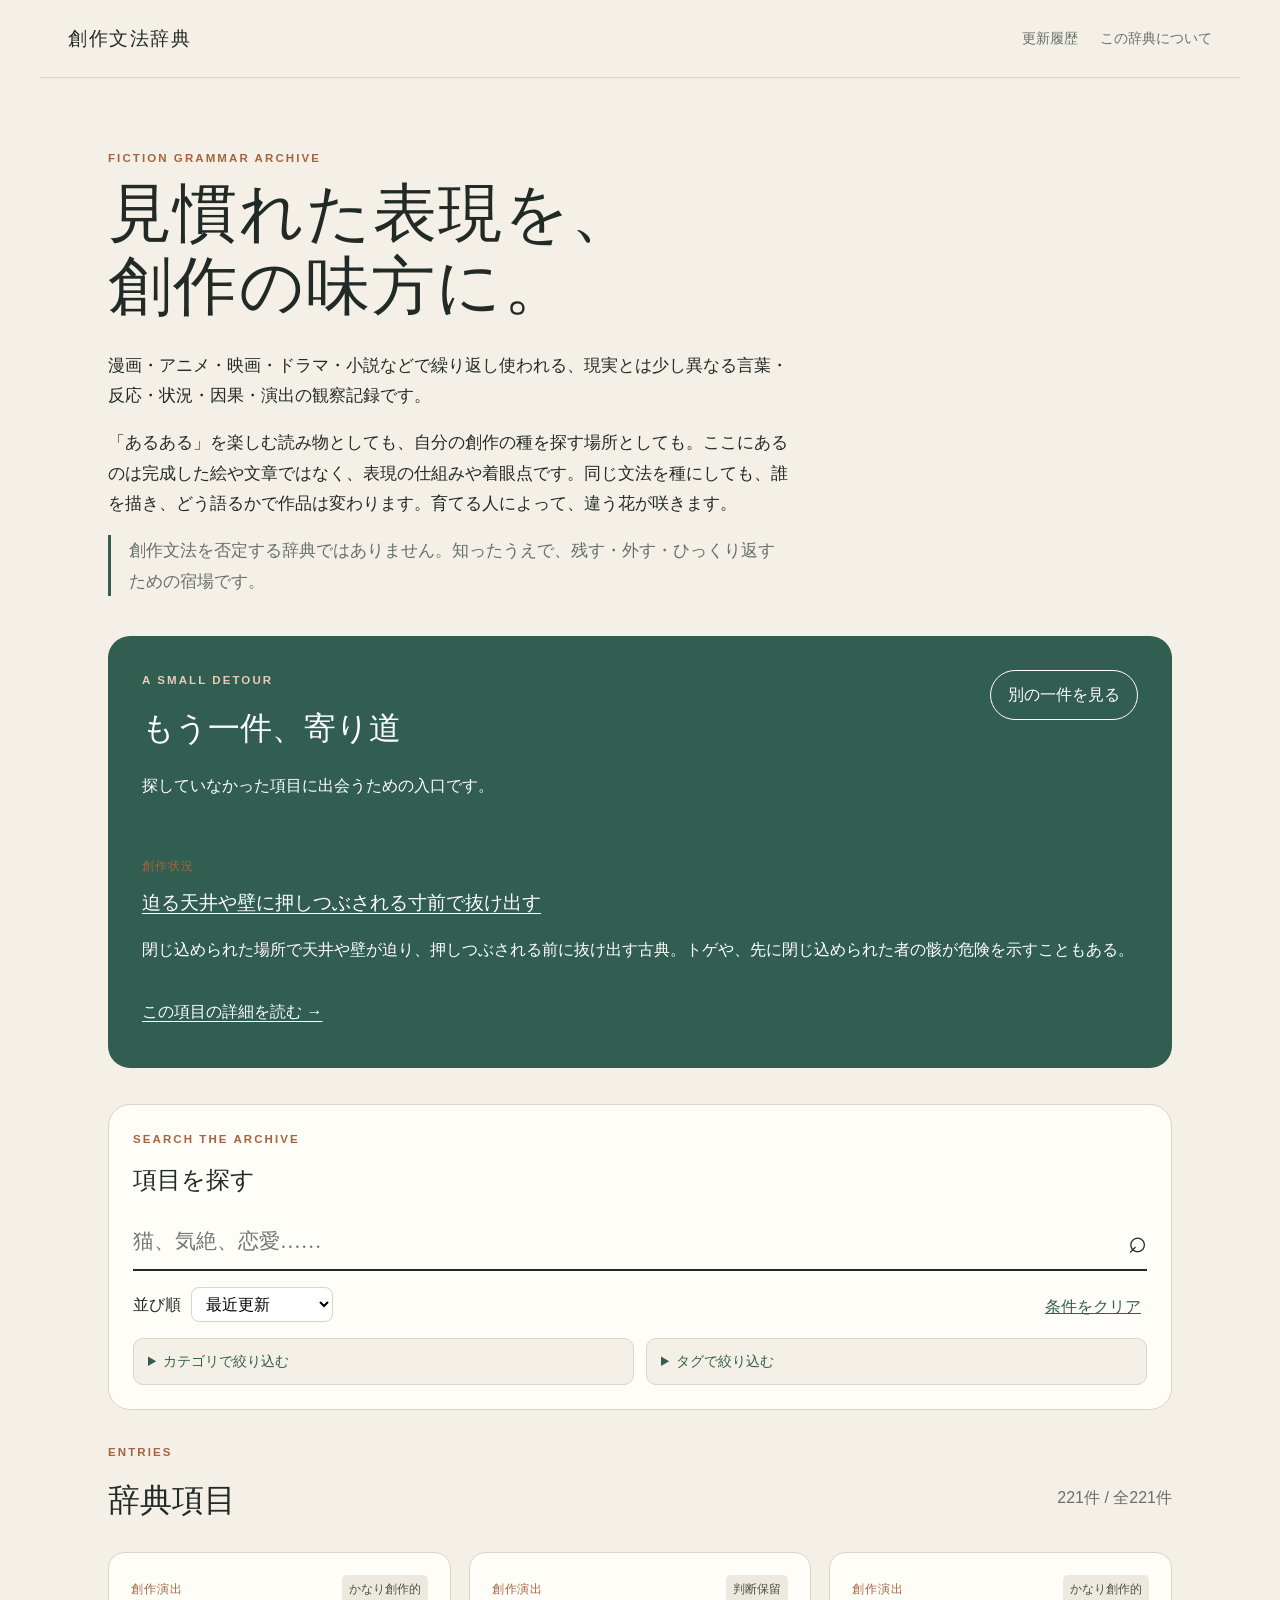
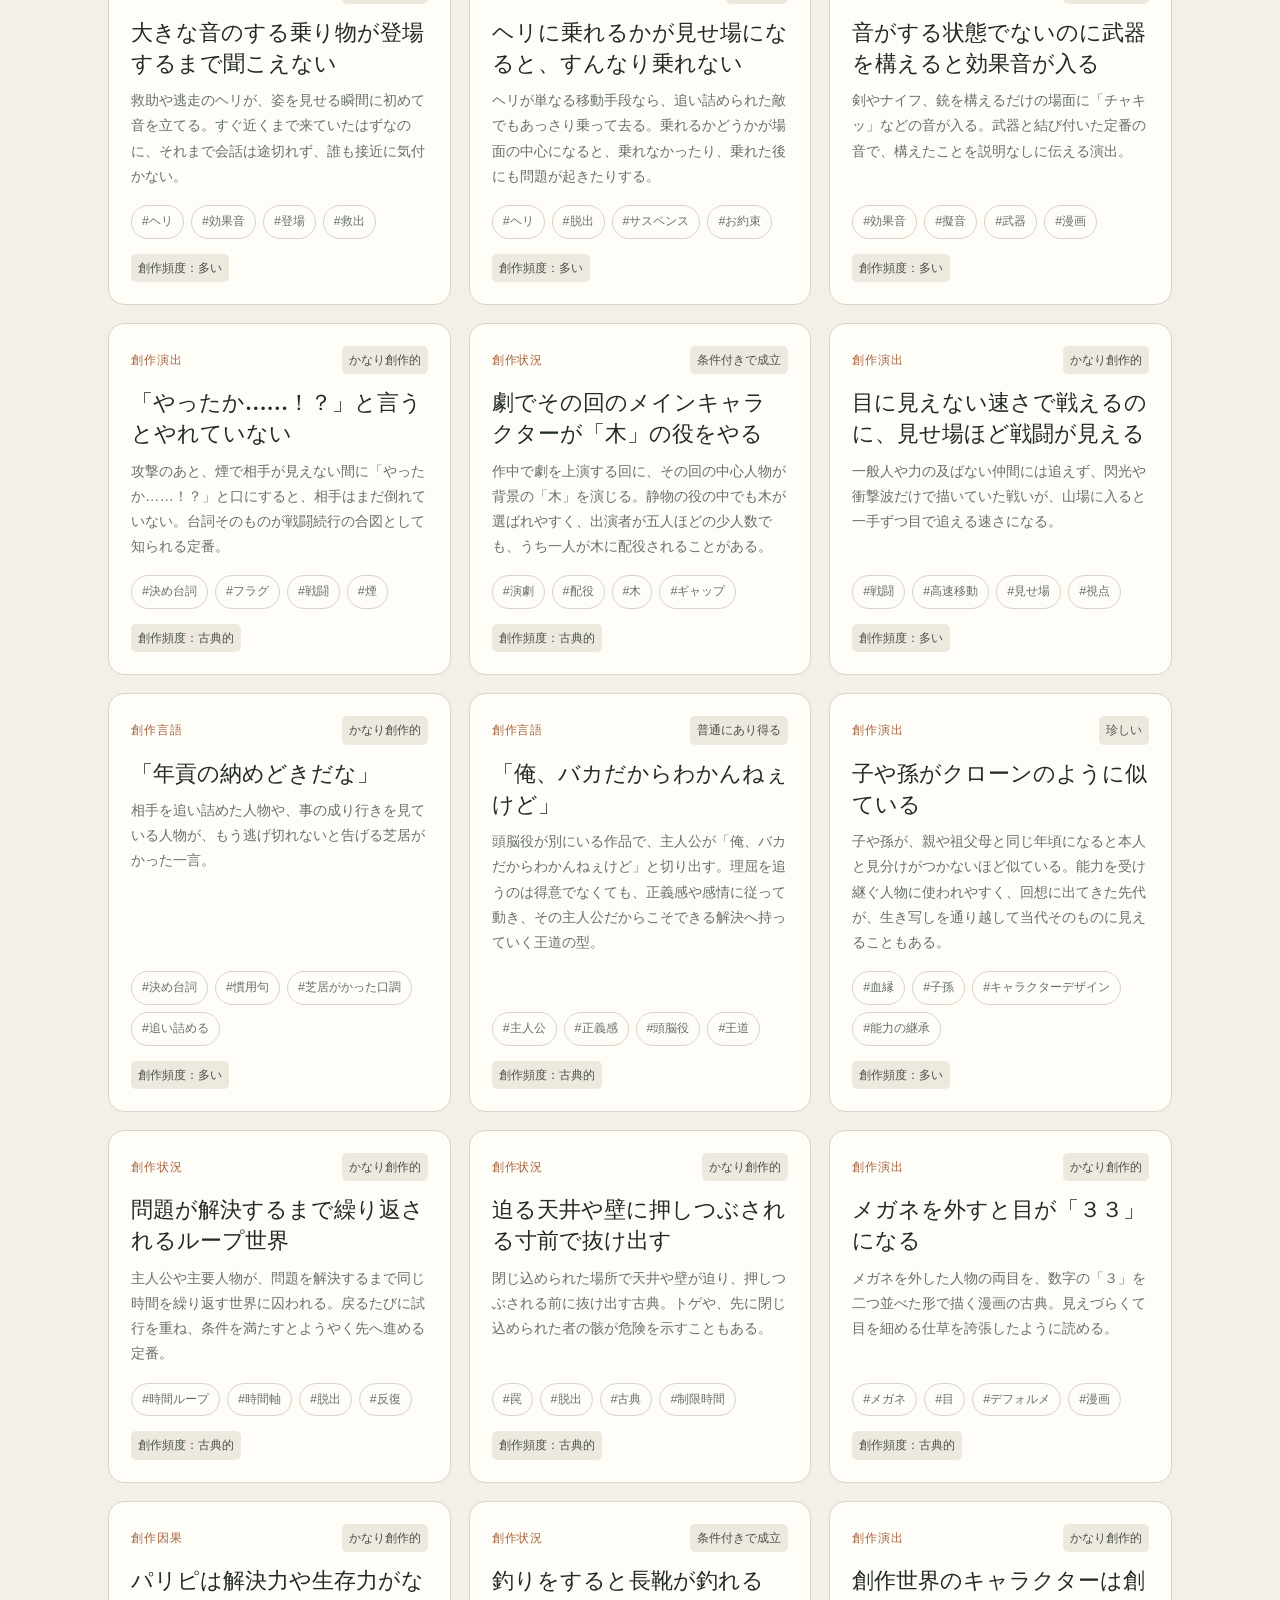
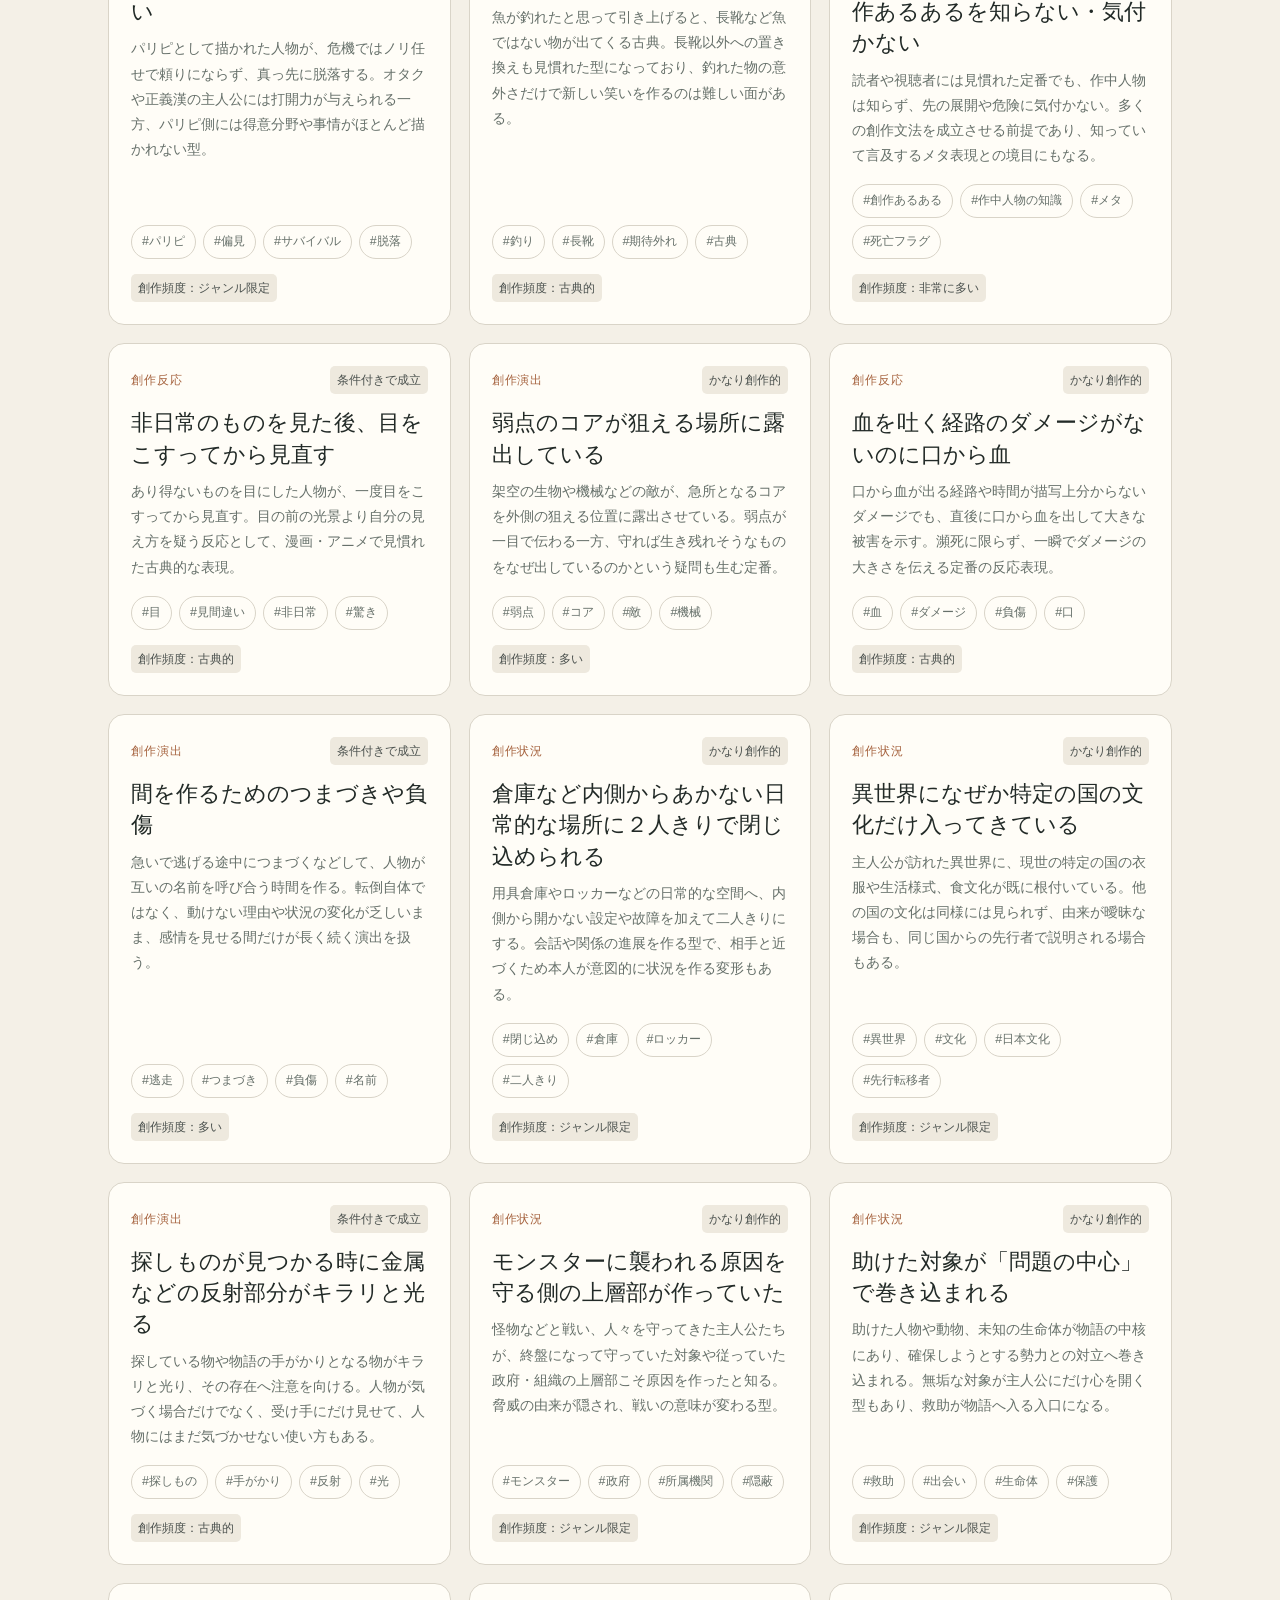
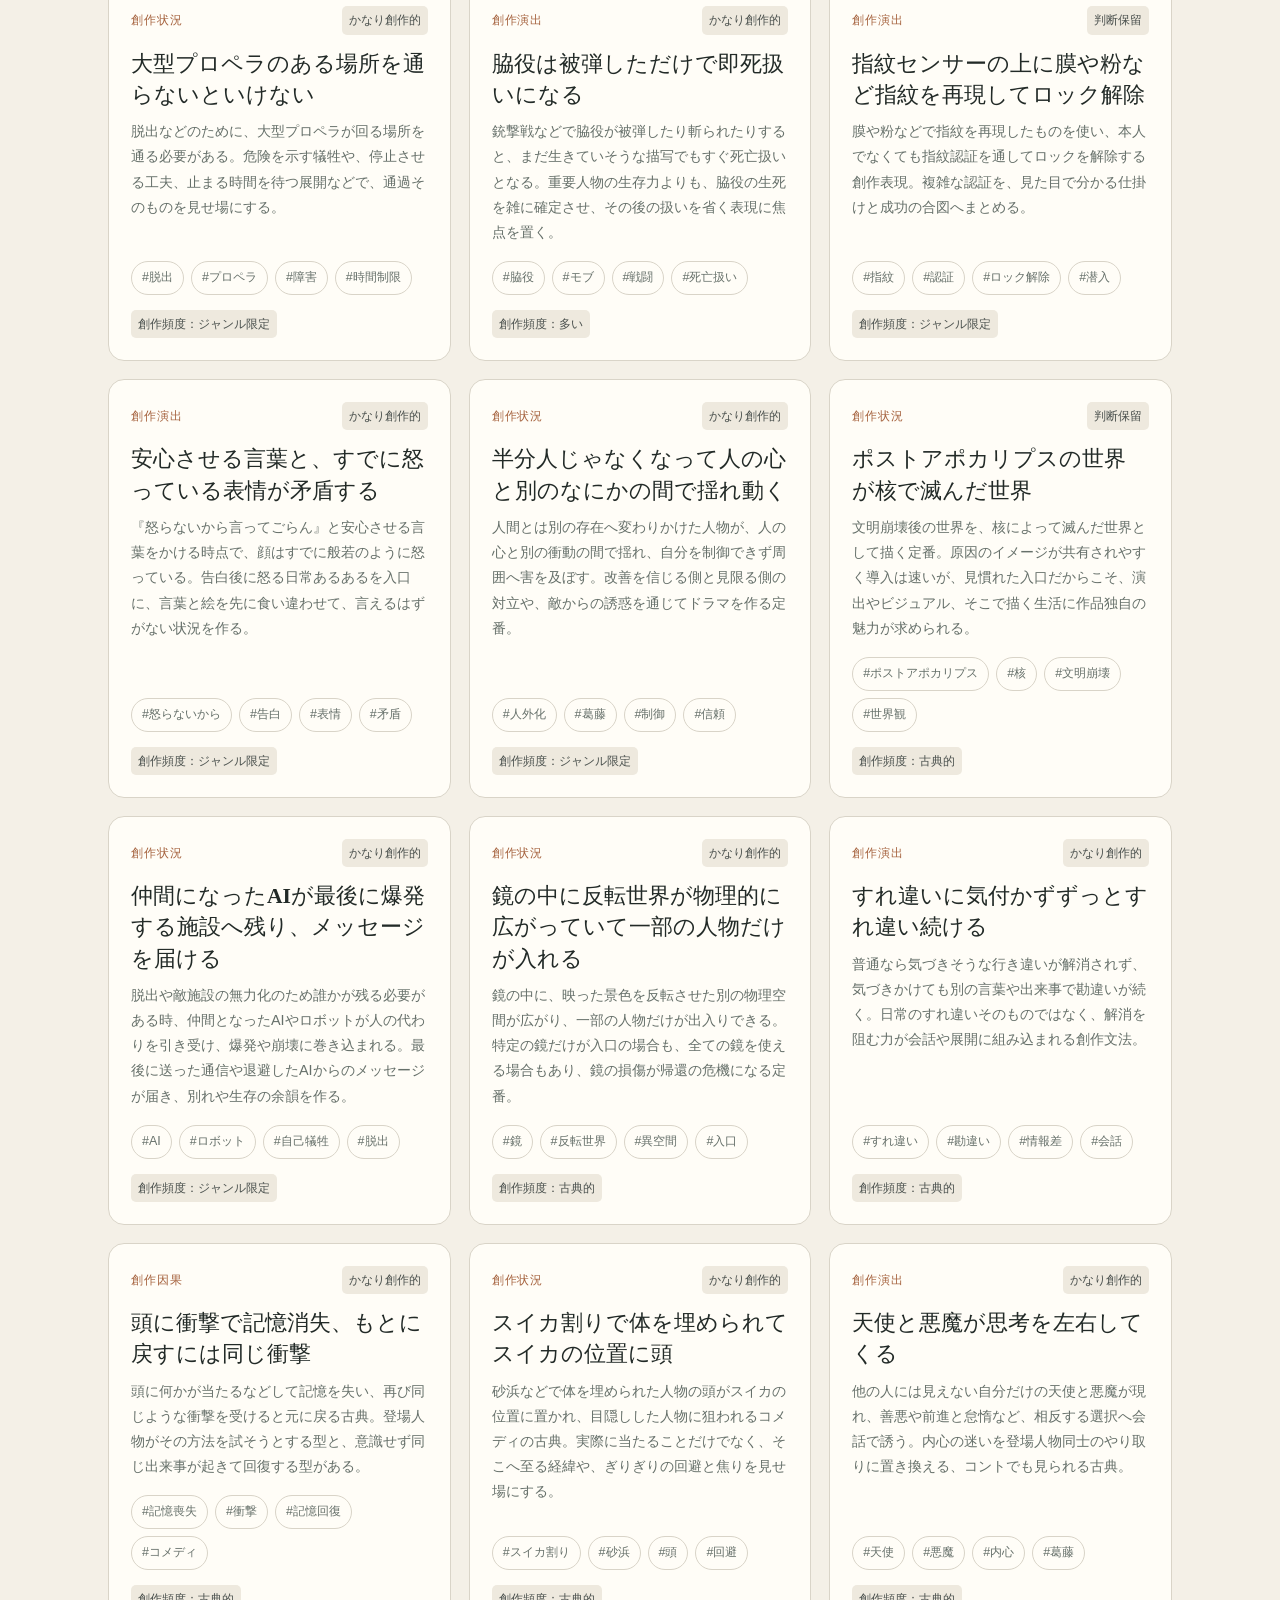
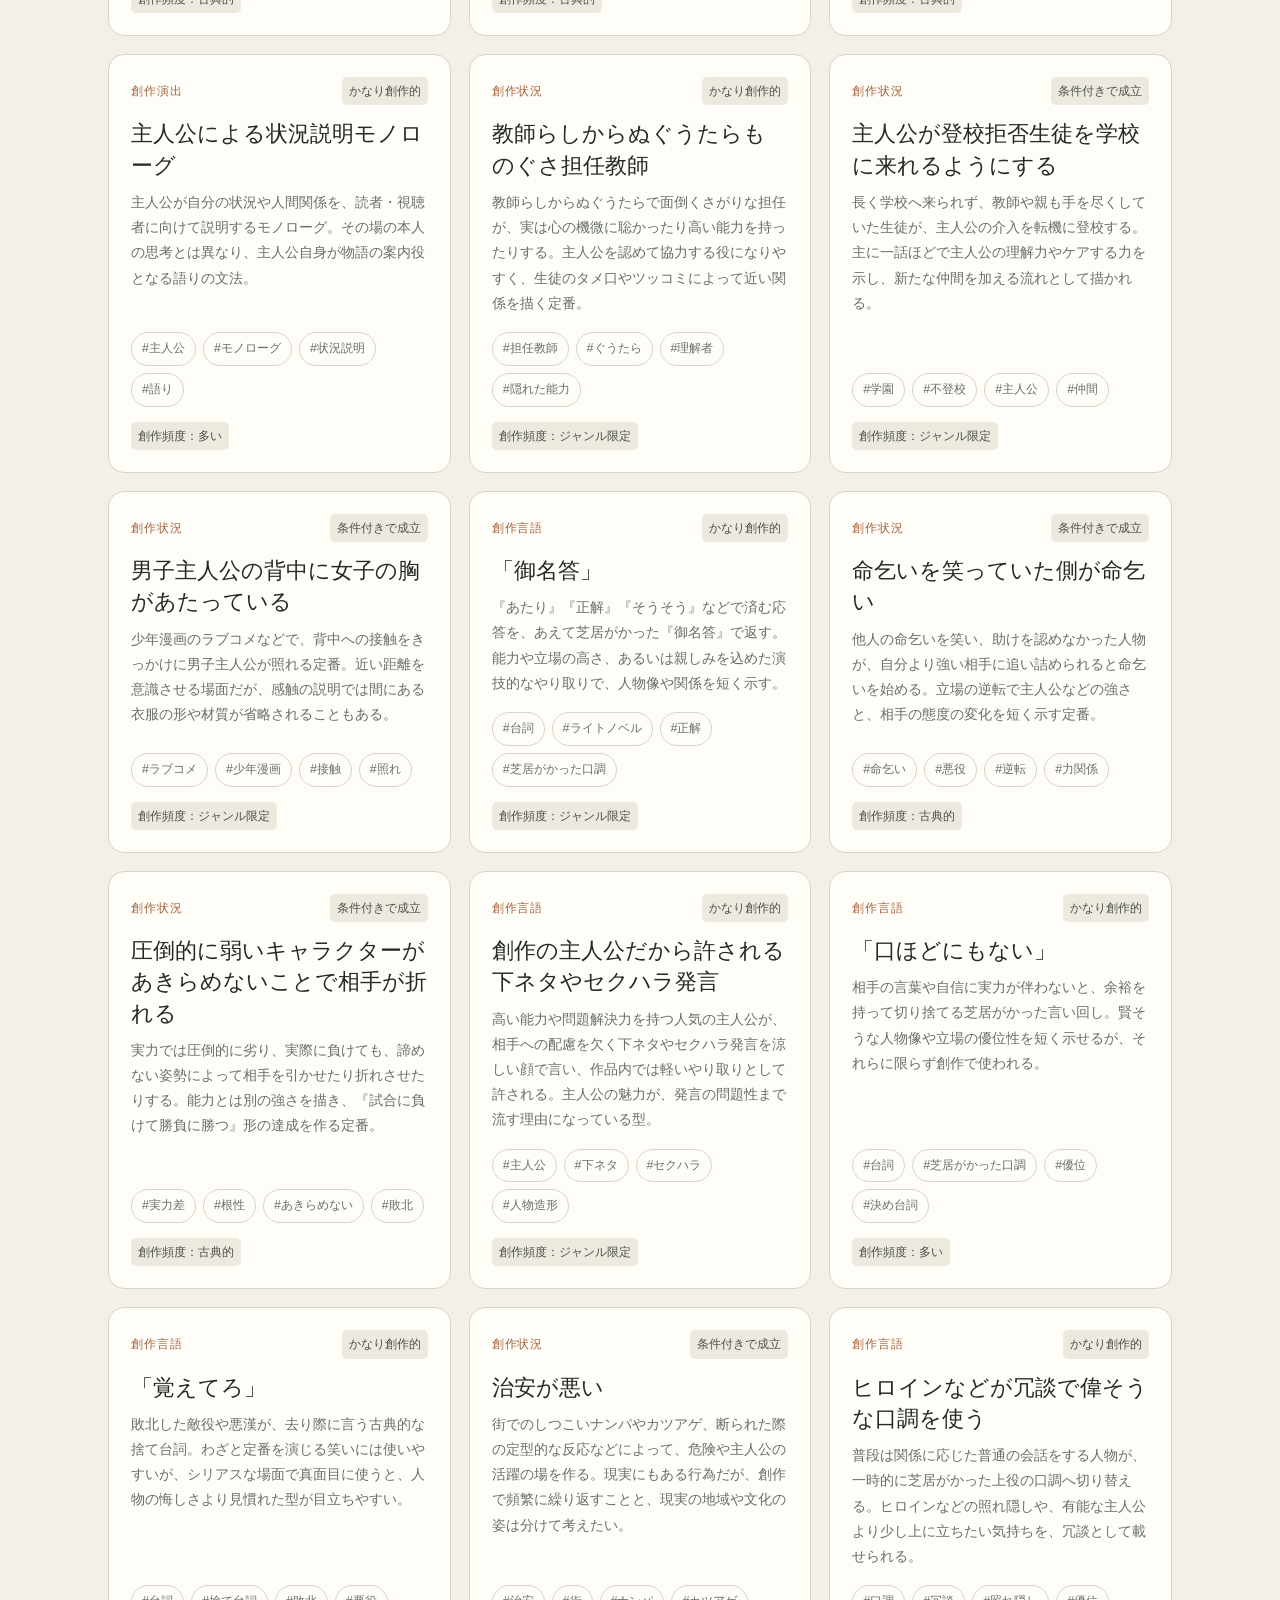
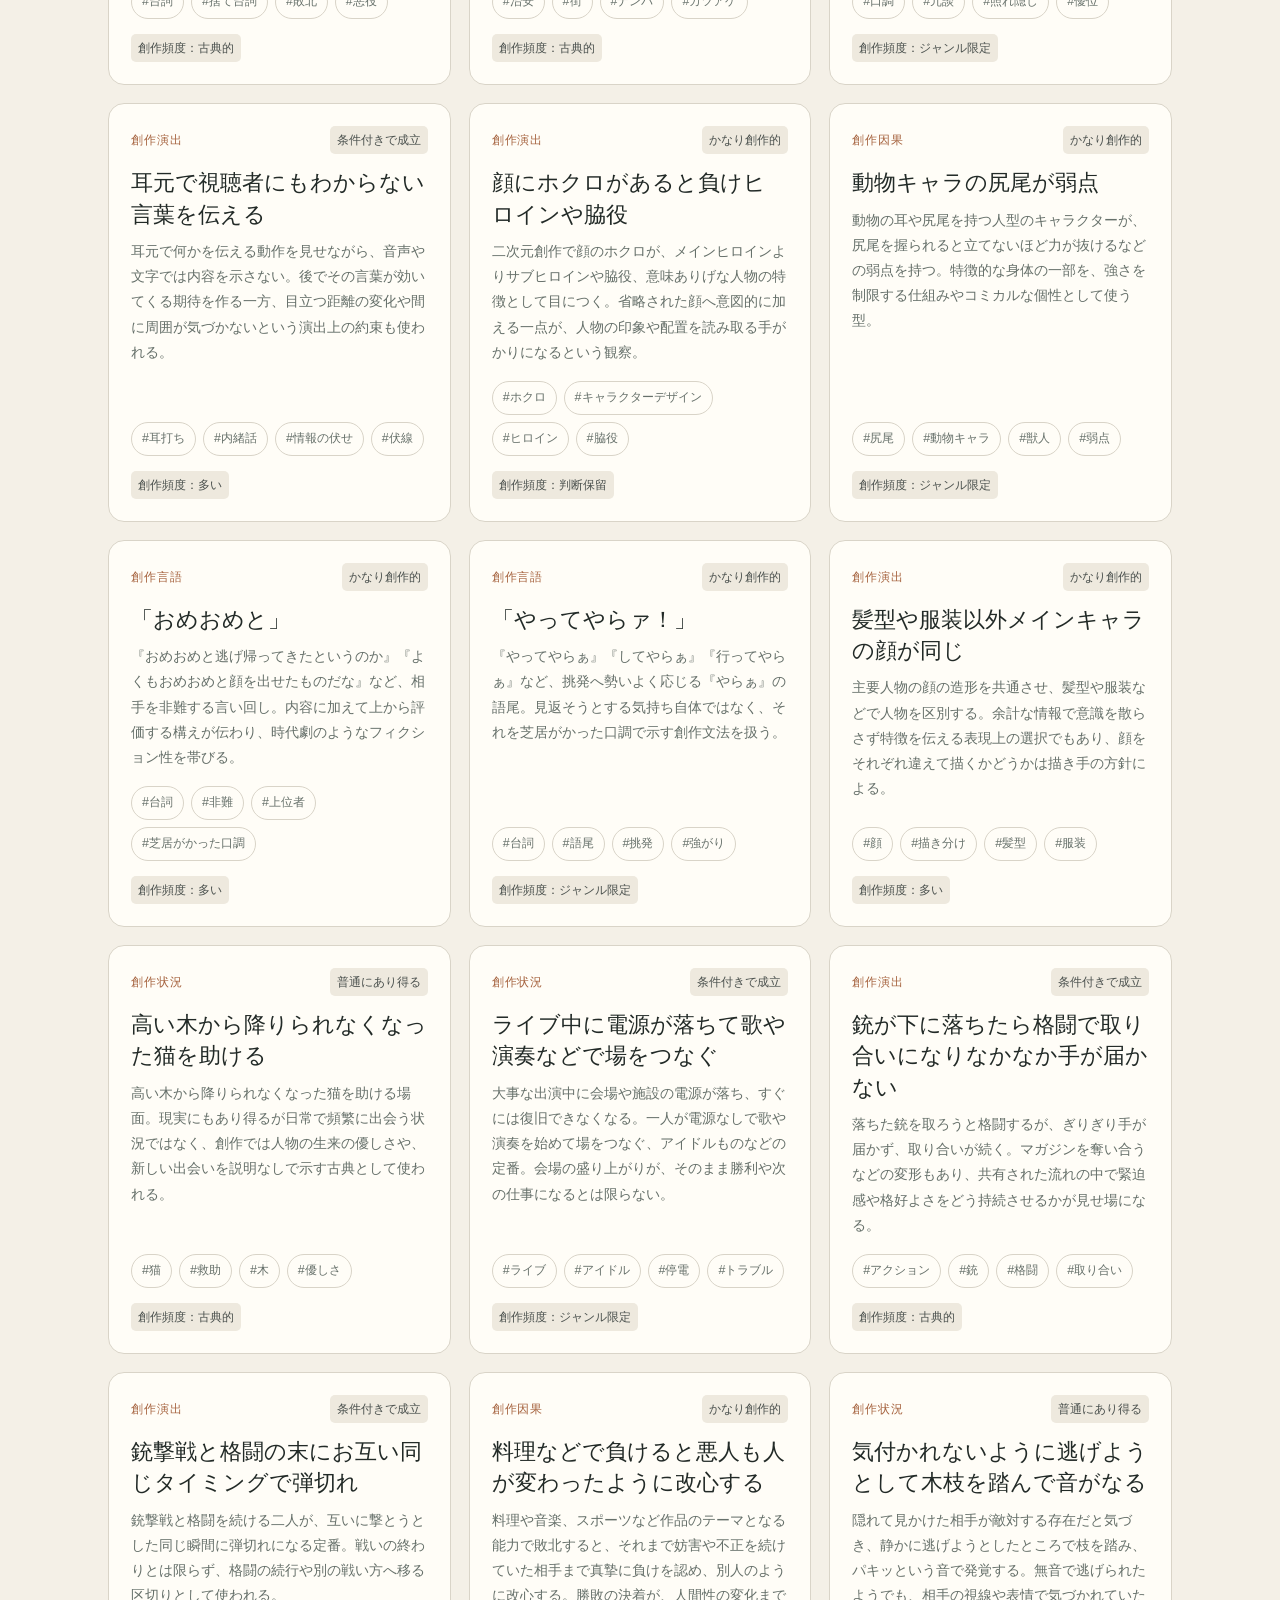
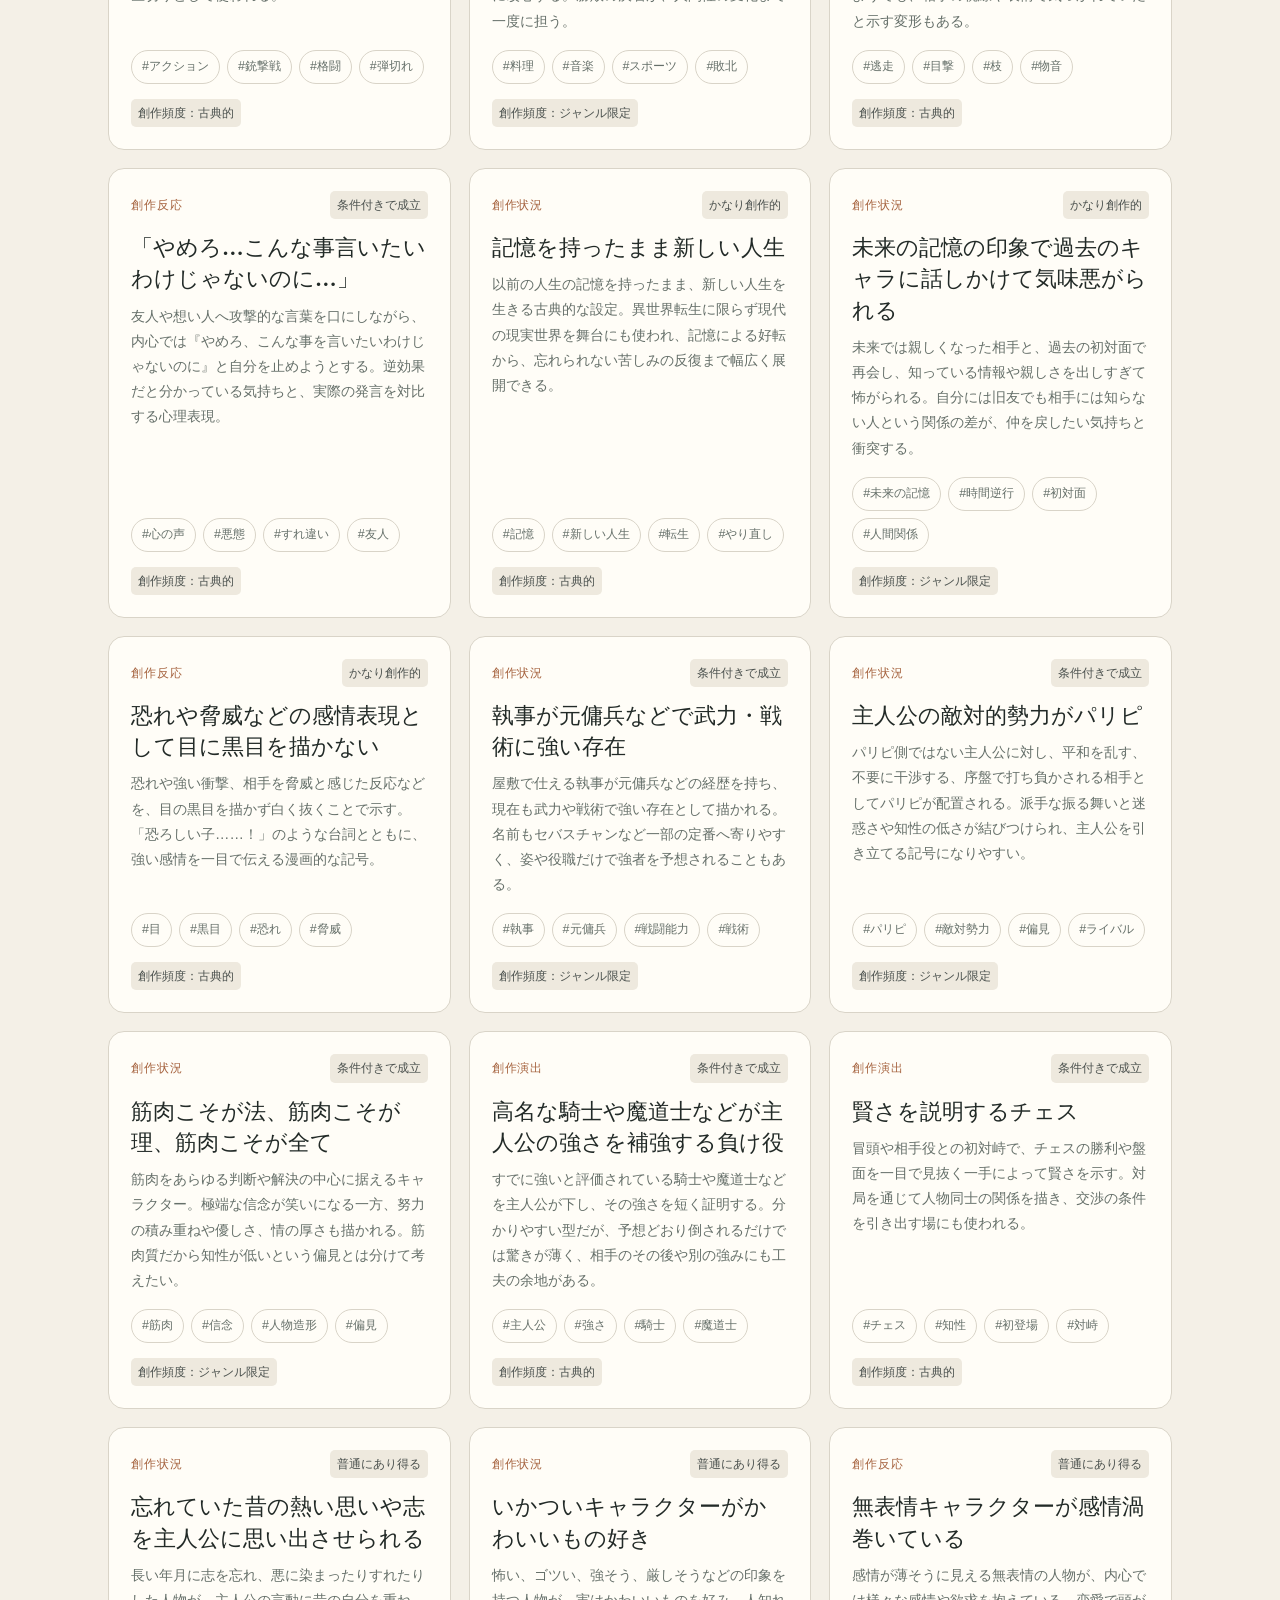
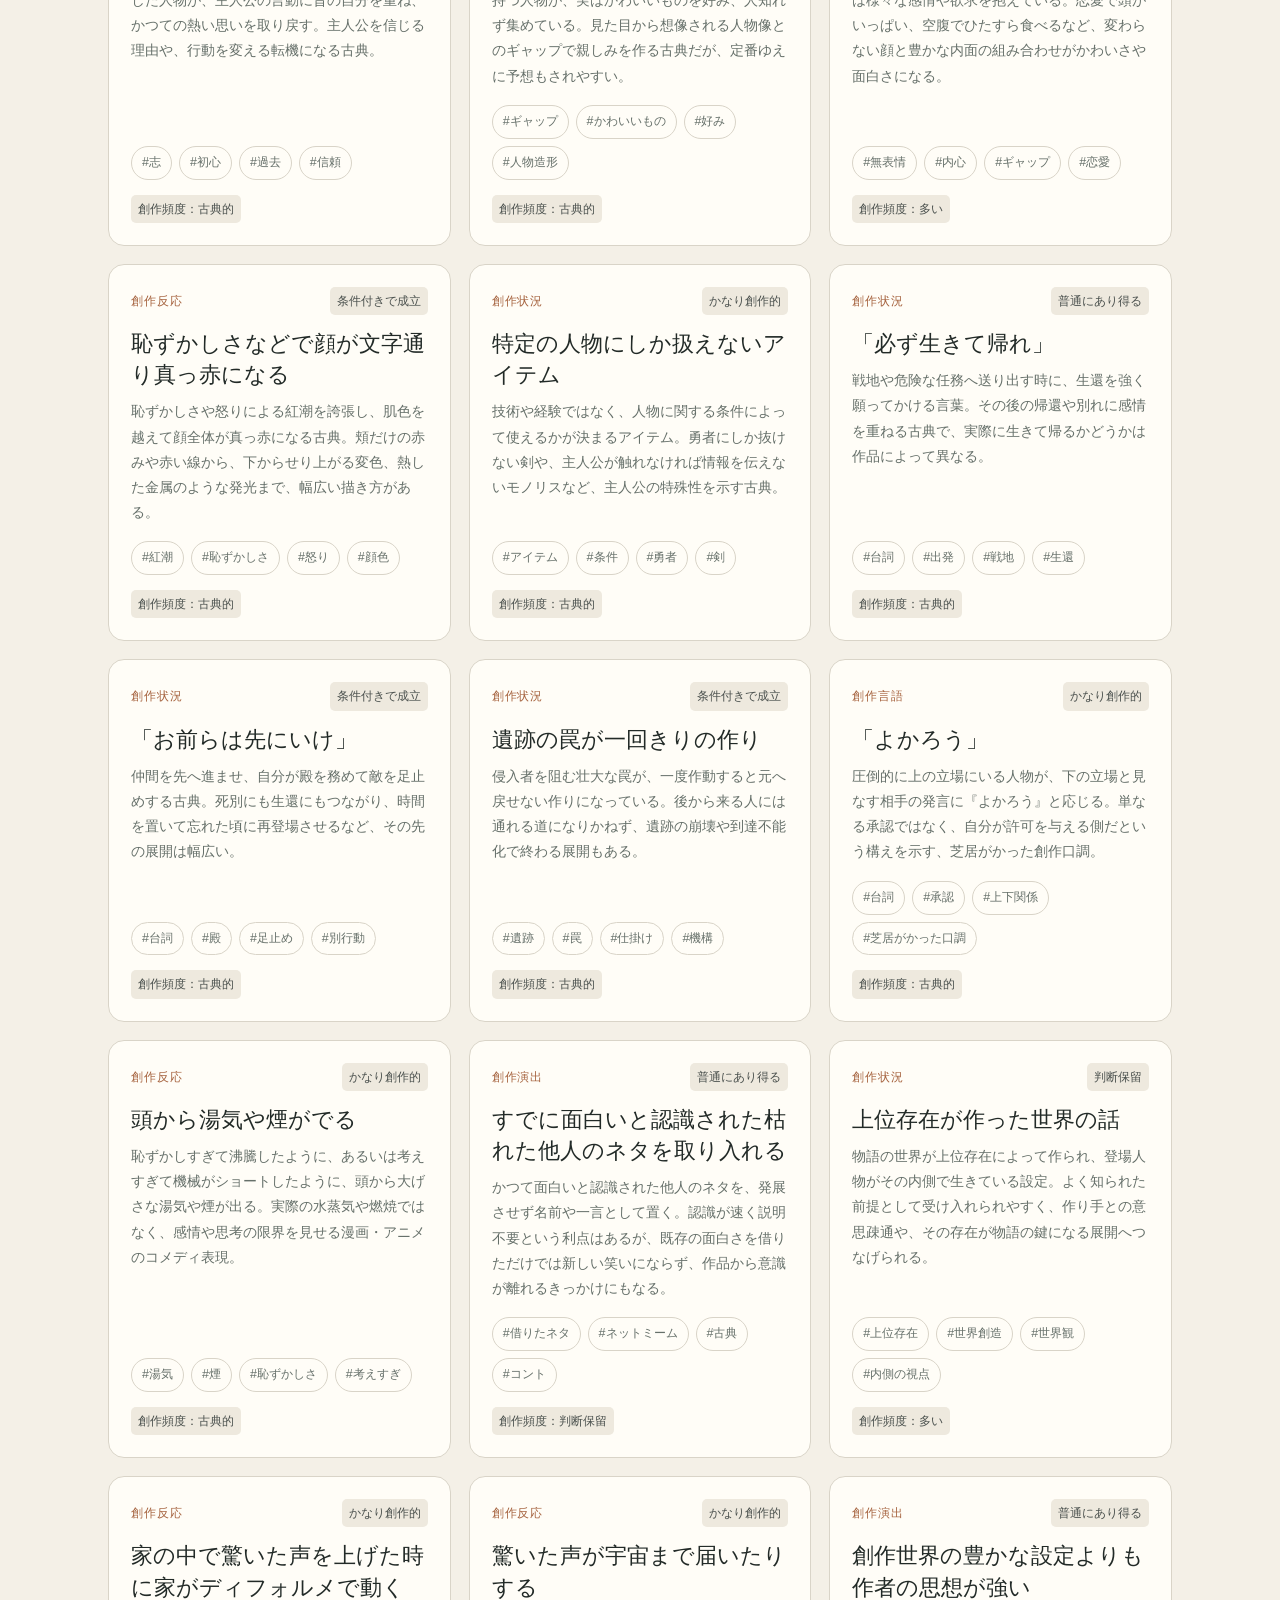
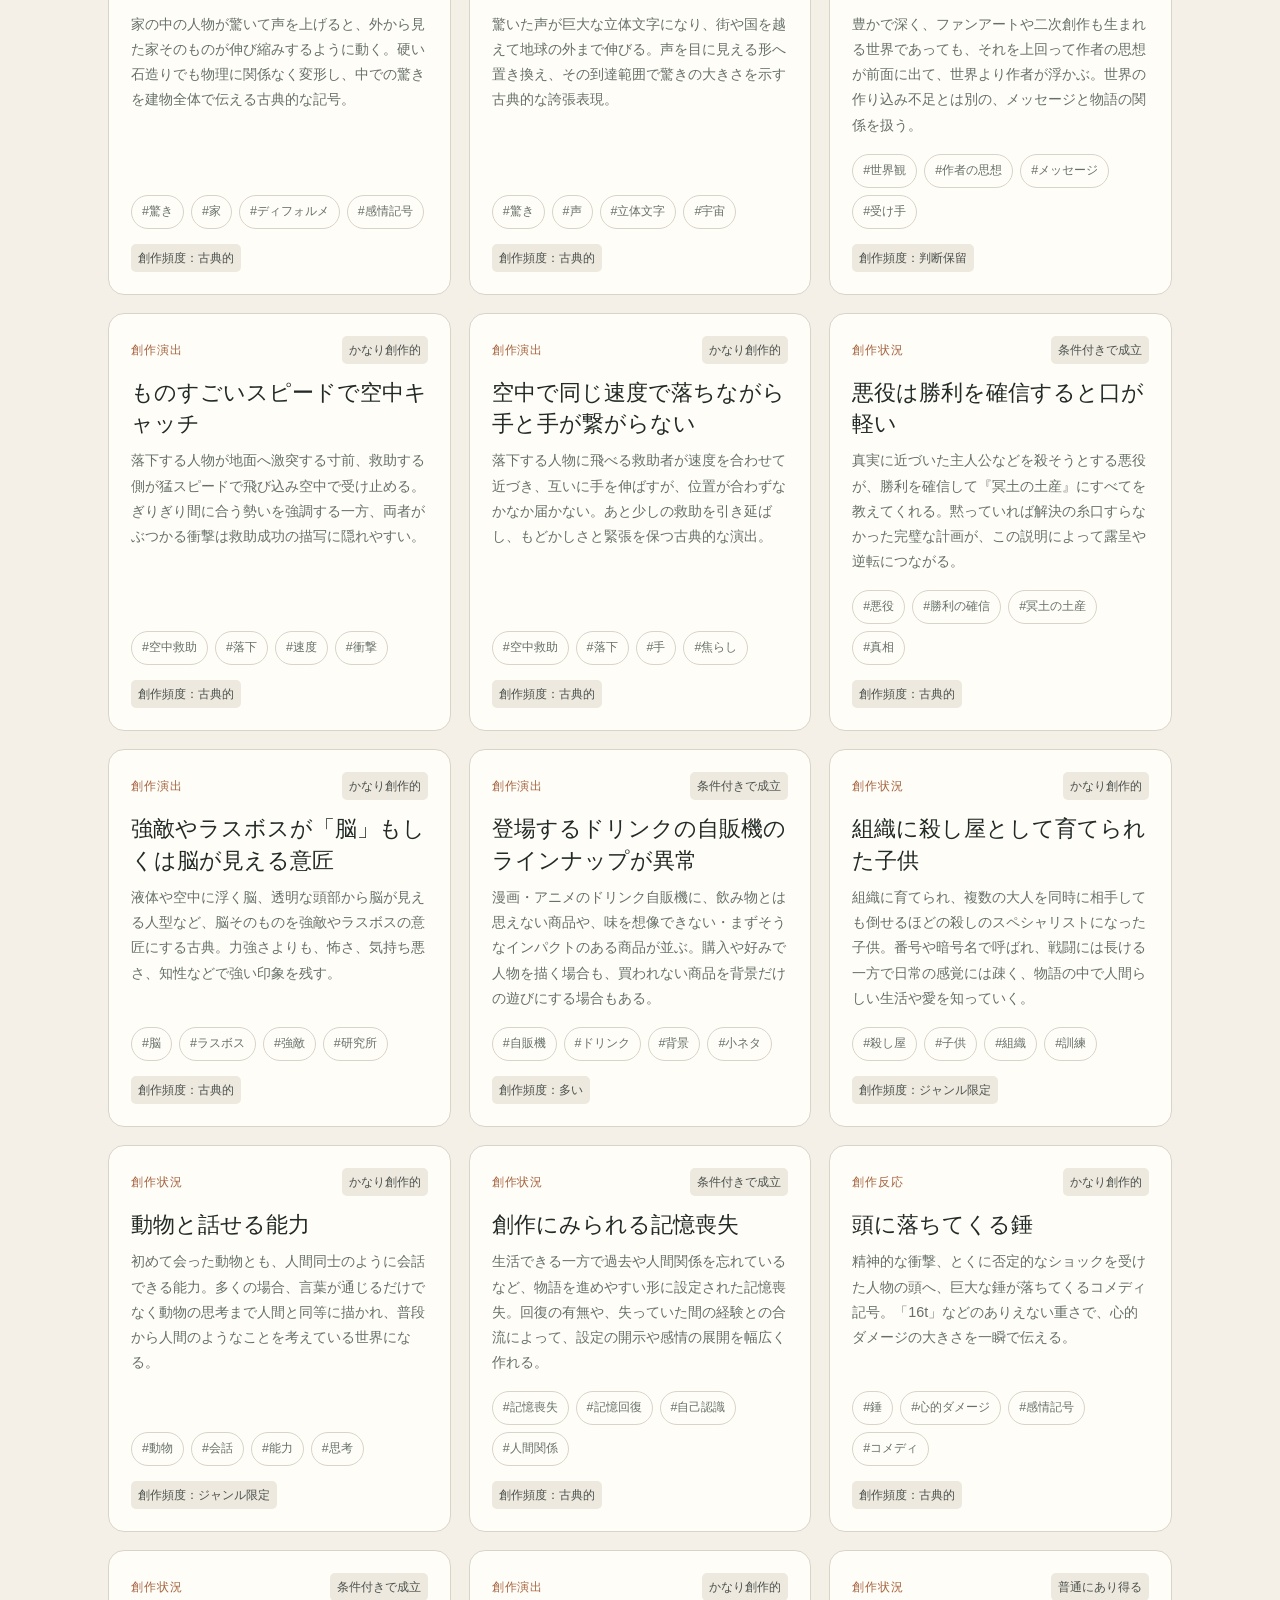
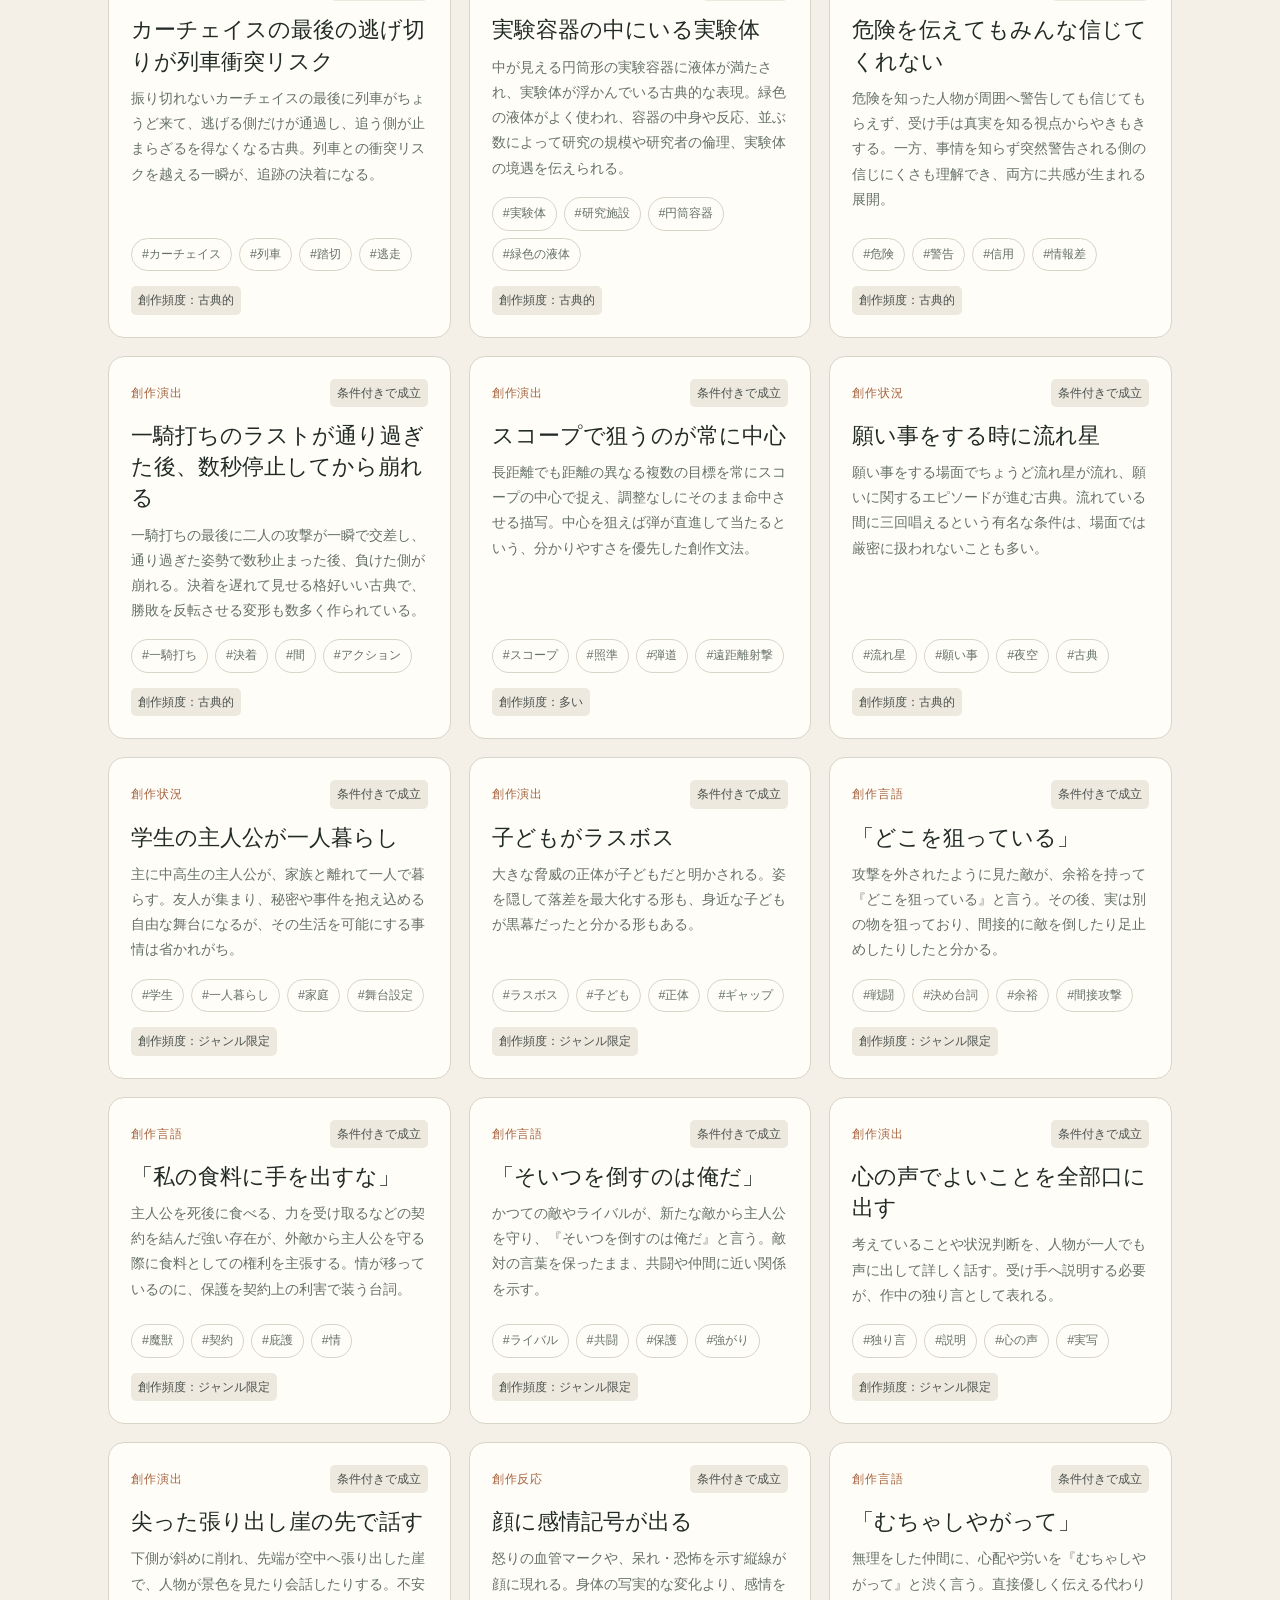
<file: docs/index.html>
<!doctype html><html lang="ja"><head><meta charset="utf-8"><meta name="viewport" content="width=device-width,initial-scale=1"><meta name="description" content="創作で繰り返し使われる言葉・反応・状況・因果・演出を観察する辞典"><title>創作文法辞典</title><link rel="stylesheet" href="css/style.css"><link rel="stylesheet" href="css/local-admin.css"><script src="js/constants.js" defer></script><script src="js/data.js" defer></script><script src="js/render.js" defer></script><script src="js/search.js" defer></script><script src="js/local-admin.js" defer></script><script src="js/app.js" defer></script></head><body>
<header class="site-header"><a class="brand" href="index.html">創作文法辞典</a><nav aria-label="メイン"><a href="updates.html">更新履歴</a><a href="about.html">この辞典について</a></nav></header>
<main><section class="hero"><p class="eyebrow">FICTION GRAMMAR ARCHIVE</p><h1 class="hero-title"><span class="hero-title-line">見慣れた表現を、</span><span class="hero-title-line"><span class="hero-title-phrase">創作の味方に。</span></span></h1><p>漫画・アニメ・映画・ドラマ・小説などで繰り返し使われる、現実とは少し異なる言葉・反応・状況・因果・演出の観察記録です。</p><p>「あるある」を楽しむ読み物としても、自分の創作の種を探す場所としても。ここにあるのは完成した絵や文章ではなく、表現の仕組みや着眼点です。同じ文法を種にしても、誰を描き、どう語るかで作品は変わります。育てる人によって、違う花が咲きます。</p><p class="note">創作文法を否定する辞典ではありません。知ったうえで、残す・外す・ひっくり返すための宿場です。</p></section>
<section class="waystation" aria-labelledby="randomTitle"><div><p class="section-kicker">A SMALL DETOUR</p><h2 id="randomTitle">もう一件、寄り道</h2><p>探していなかった項目に出会うための入口です。</p></div><div id="randomEntry"></div><button id="randomButton" type="button" class="primary-button">別の一件を見る</button></section>
<section aria-labelledby="search-title" class="search-panel"><div><p class="section-kicker">SEARCH THE ARCHIVE</p><h2 id="search-title">項目を探す</h2></div><label class="search-box"><span class="sr-only">全文検索</span><input id="searchInput" type="search" placeholder="猫、気絶、恋愛……" autocomplete="off"><span aria-hidden="true">⌕</span></label><div class="filter-row"><label>並び順<select id="sortSelect"><option value="updated">最近更新</option><option value="new">新着</option><option value="name">名前</option><option value="random">ランダム</option><option value="frequency">頻度の目安</option></select></label><button id="clearFilters" class="text-button" type="button">条件をクリア</button></div><div class="filter-tools"><details class="filter-disclosure"><summary>カテゴリで絞り込む</summary><div id="categoryCards" class="category-grid" aria-label="カテゴリ"></div></details><details class="filter-disclosure" id="tagDisclosure"><summary>タグで絞り込む <span id="tagSelectionCount"></span></summary><div class="tag-filter-body"><p class="filter-label">複数選択すると、選んだタグをすべて含む項目を表示します。</p><div id="tagFilters" class="tag-list"></div></div></details></div><div id="activeFilters" class="active-filters" aria-label="選択中の絞り込み" hidden></div></section>
<section aria-labelledby="resultsTitle"><div class="section-heading"><div><p class="section-kicker">ENTRIES</p><h2 id="resultsTitle">辞典項目</h2></div><p id="resultCount" class="result-count" aria-live="polite"></p></div><div id="emptyState" class="empty" hidden><p>条件に合う項目はありません。</p><button id="emptyClear" type="button">条件をすべて戻す</button></div><div id="entryGrid" class="entry-grid"></div></section>
</main><footer><p>創作文法辞典 — 見慣れた表現を、選び直すために。</p><nav><a href="about.html">方針</a><a href="updates.html">更新履歴</a></nav></footer><noscript><p class="noscript">この辞典の検索と表示にはJavaScriptが必要です。<a href="data/entries.json">辞典データ（JSON）</a>は直接閲覧できます。</p></noscript></body></html>
</file>
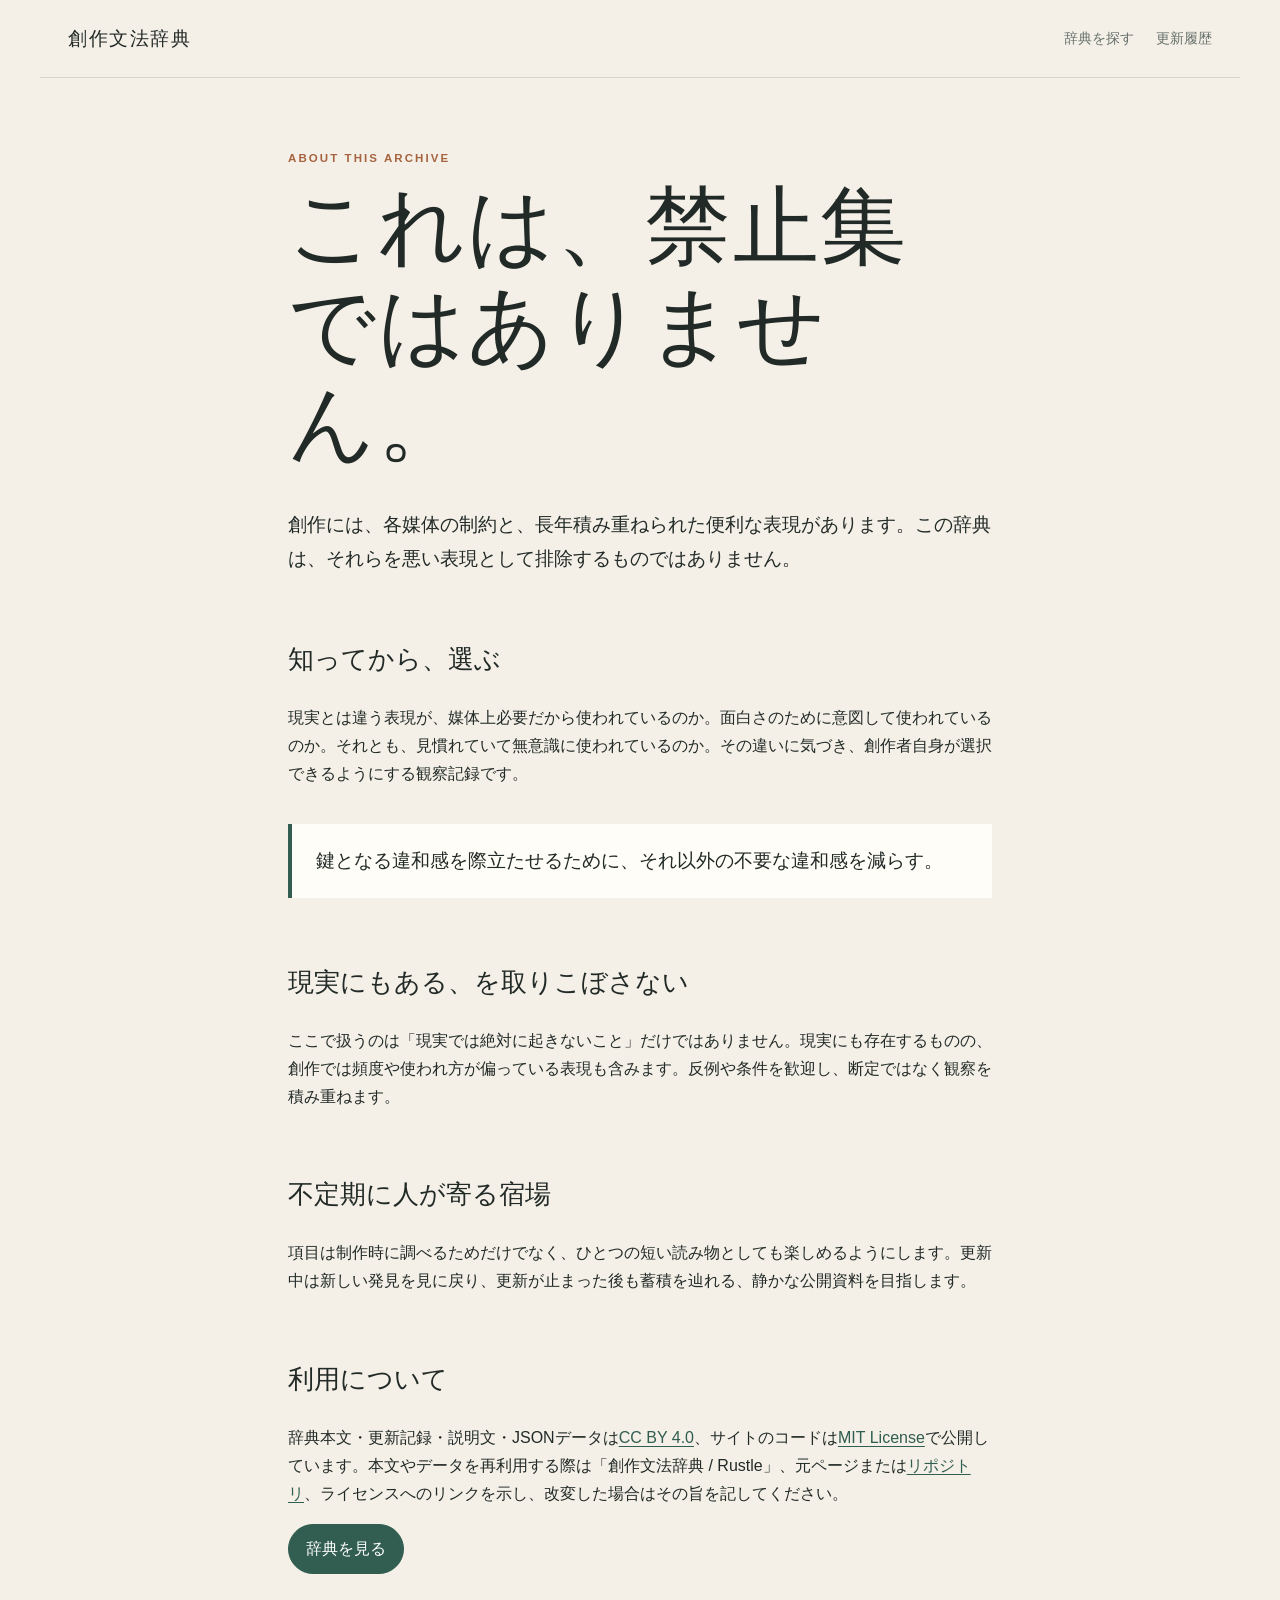
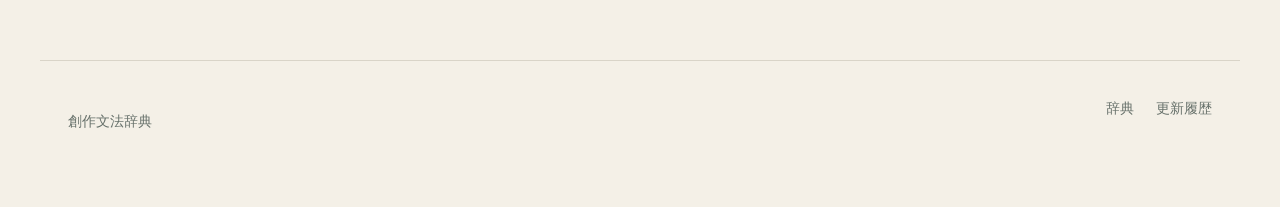
<file: docs/about.html>
<!doctype html>
<html lang="ja"><head><meta charset="utf-8"><meta name="viewport" content="width=device-width,initial-scale=1"><meta name="description" content="創作文法辞典の目的と方針"><title>この辞典について | 創作文法辞典</title><link rel="stylesheet" href="css/style.css"></head>
<body><header class="site-header"><a class="brand" href="index.html">創作文法辞典</a><nav aria-label="メイン"><a href="index.html">辞典を探す</a><a href="updates.html">更新履歴</a></nav></header>
<main class="prose"><p class="section-kicker">ABOUT THIS ARCHIVE</p><h1>これは、禁止集ではありません。</h1><p class="lead">創作には、各媒体の制約と、長年積み重ねられた便利な表現があります。この辞典は、それらを悪い表現として排除するものではありません。</p><h2>知ってから、選ぶ</h2><p>現実とは違う表現が、媒体上必要だから使われているのか。面白さのために意図して使われているのか。それとも、見慣れていて無意識に使われているのか。その違いに気づき、創作者自身が選択できるようにする観察記録です。</p><blockquote>鍵となる違和感を際立たせるために、それ以外の不要な違和感を減らす。</blockquote><h2>現実にもある、を取りこぼさない</h2><p>ここで扱うのは「現実では絶対に起きないこと」だけではありません。現実にも存在するものの、創作では頻度や使われ方が偏っている表現も含みます。反例や条件を歓迎し、断定ではなく観察を積み重ねます。</p><h2>不定期に人が寄る宿場</h2><p>項目は制作時に調べるためだけでなく、ひとつの短い読み物としても楽しめるようにします。更新中は新しい発見を見に戻り、更新が止まった後も蓄積を辿れる、静かな公開資料を目指します。</p><h2>利用について</h2><p>辞典本文・更新記録・説明文・JSONデータは<a href="https://creativecommons.org/licenses/by/4.0/deed.ja">CC BY 4.0</a>、サイトのコードは<a href="https://github.com/rustlejp/fiction-grammar/blob/main/LICENSE">MIT License</a>で公開しています。本文やデータを再利用する際は「創作文法辞典 / Rustle」、元ページまたは<a href="https://github.com/rustlejp/fiction-grammar">リポジトリ</a>、ライセンスへのリンクを示し、改変した場合はその旨を記してください。</p><p><a class="primary-button inline" href="index.html">辞典を見る</a></p></main>
<footer><p>創作文法辞典</p><nav><a href="index.html">辞典</a><a href="updates.html">更新履歴</a></nav></footer></body></html>
</file>
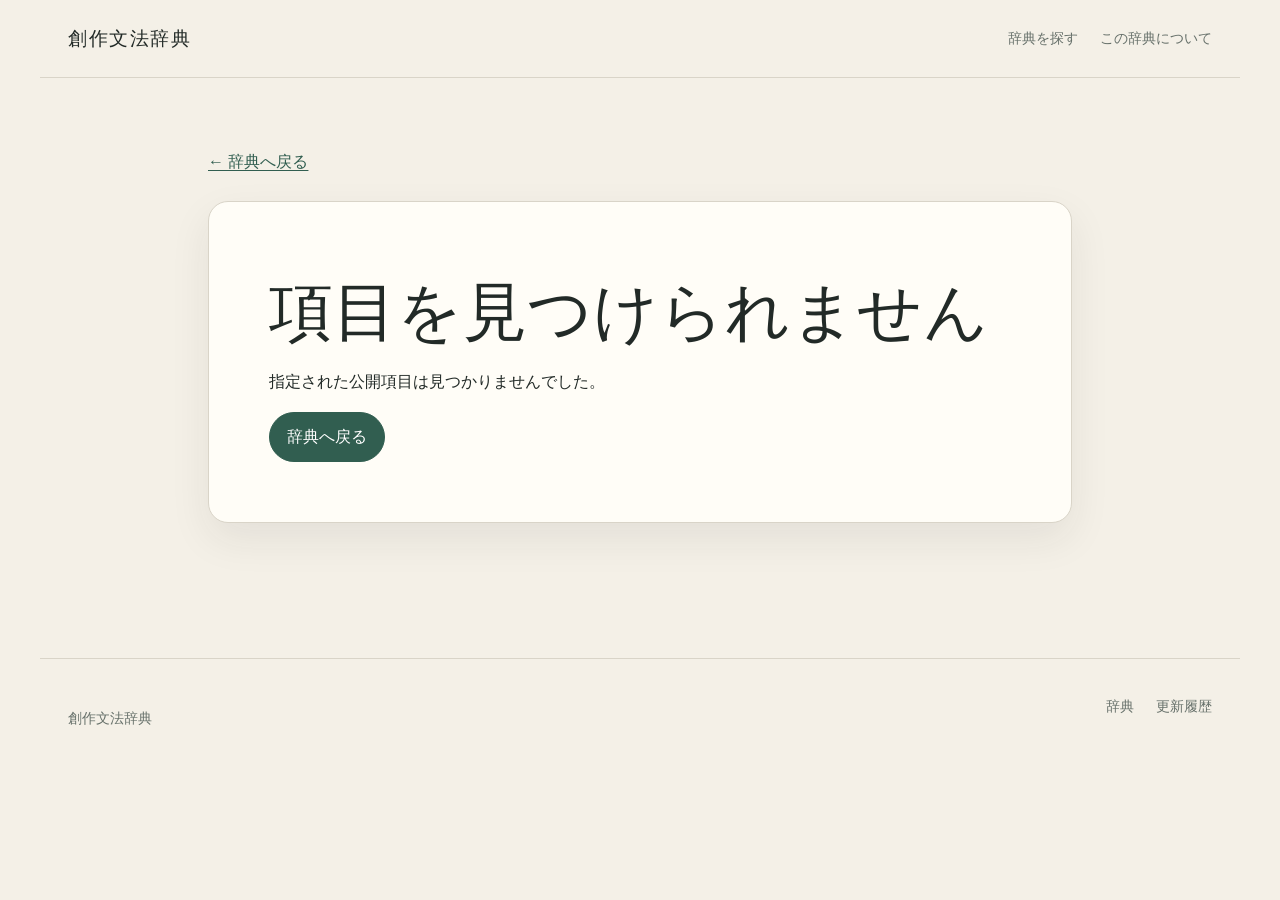
<file: docs/entry.html>
<!doctype html><html lang="ja"><head><meta charset="utf-8"><meta name="viewport" content="width=device-width,initial-scale=1"><meta name="description" content="創作文法辞典の項目詳細"><title>項目詳細 | 創作文法辞典</title><link rel="stylesheet" href="css/style.css"><link rel="stylesheet" href="css/local-admin.css"><script src="js/constants.js" defer></script><script src="js/data.js" defer></script><script src="js/render.js" defer></script><script src="js/local-admin.js" defer></script><script src="js/entry.js" defer></script></head><body><header class="site-header"><a class="brand" href="index.html">創作文法辞典</a><nav aria-label="メイン"><a href="index.html">辞典を探す</a><a href="about.html">この辞典について</a></nav></header><main class="detail-main"><a href="index.html" class="back-link">← 辞典へ戻る</a><article id="entryDetail" class="detail-card" aria-live="polite"><p>読み込んでいます……</p></article><section id="relatedSection" hidden><div class="section-heading"><div><p class="section-kicker">MORE ENTRIES</p><h2>ここから寄り道</h2></div></div><div id="relatedEntries" class="entry-grid"></div></section></main><footer><p>創作文法辞典</p><nav><a href="index.html">辞典</a><a href="updates.html">更新履歴</a></nav></footer></body></html>
</file>
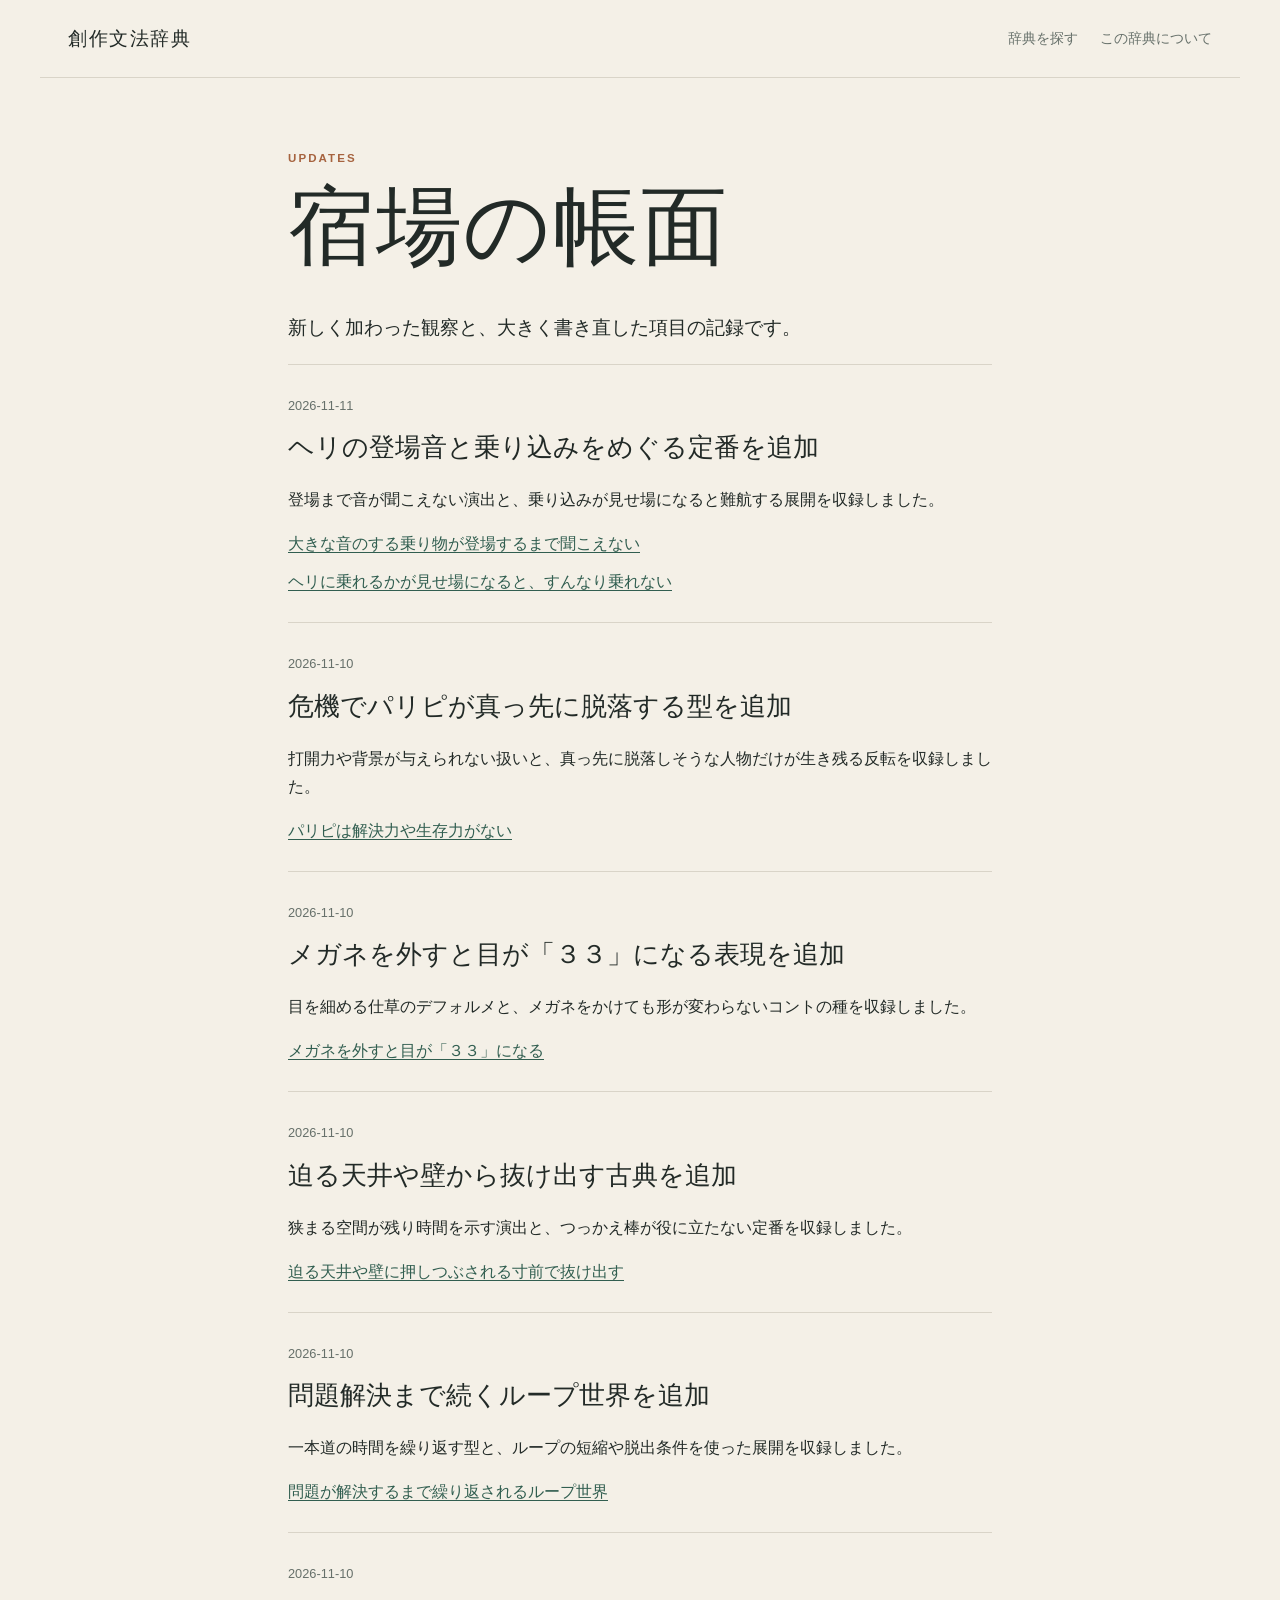
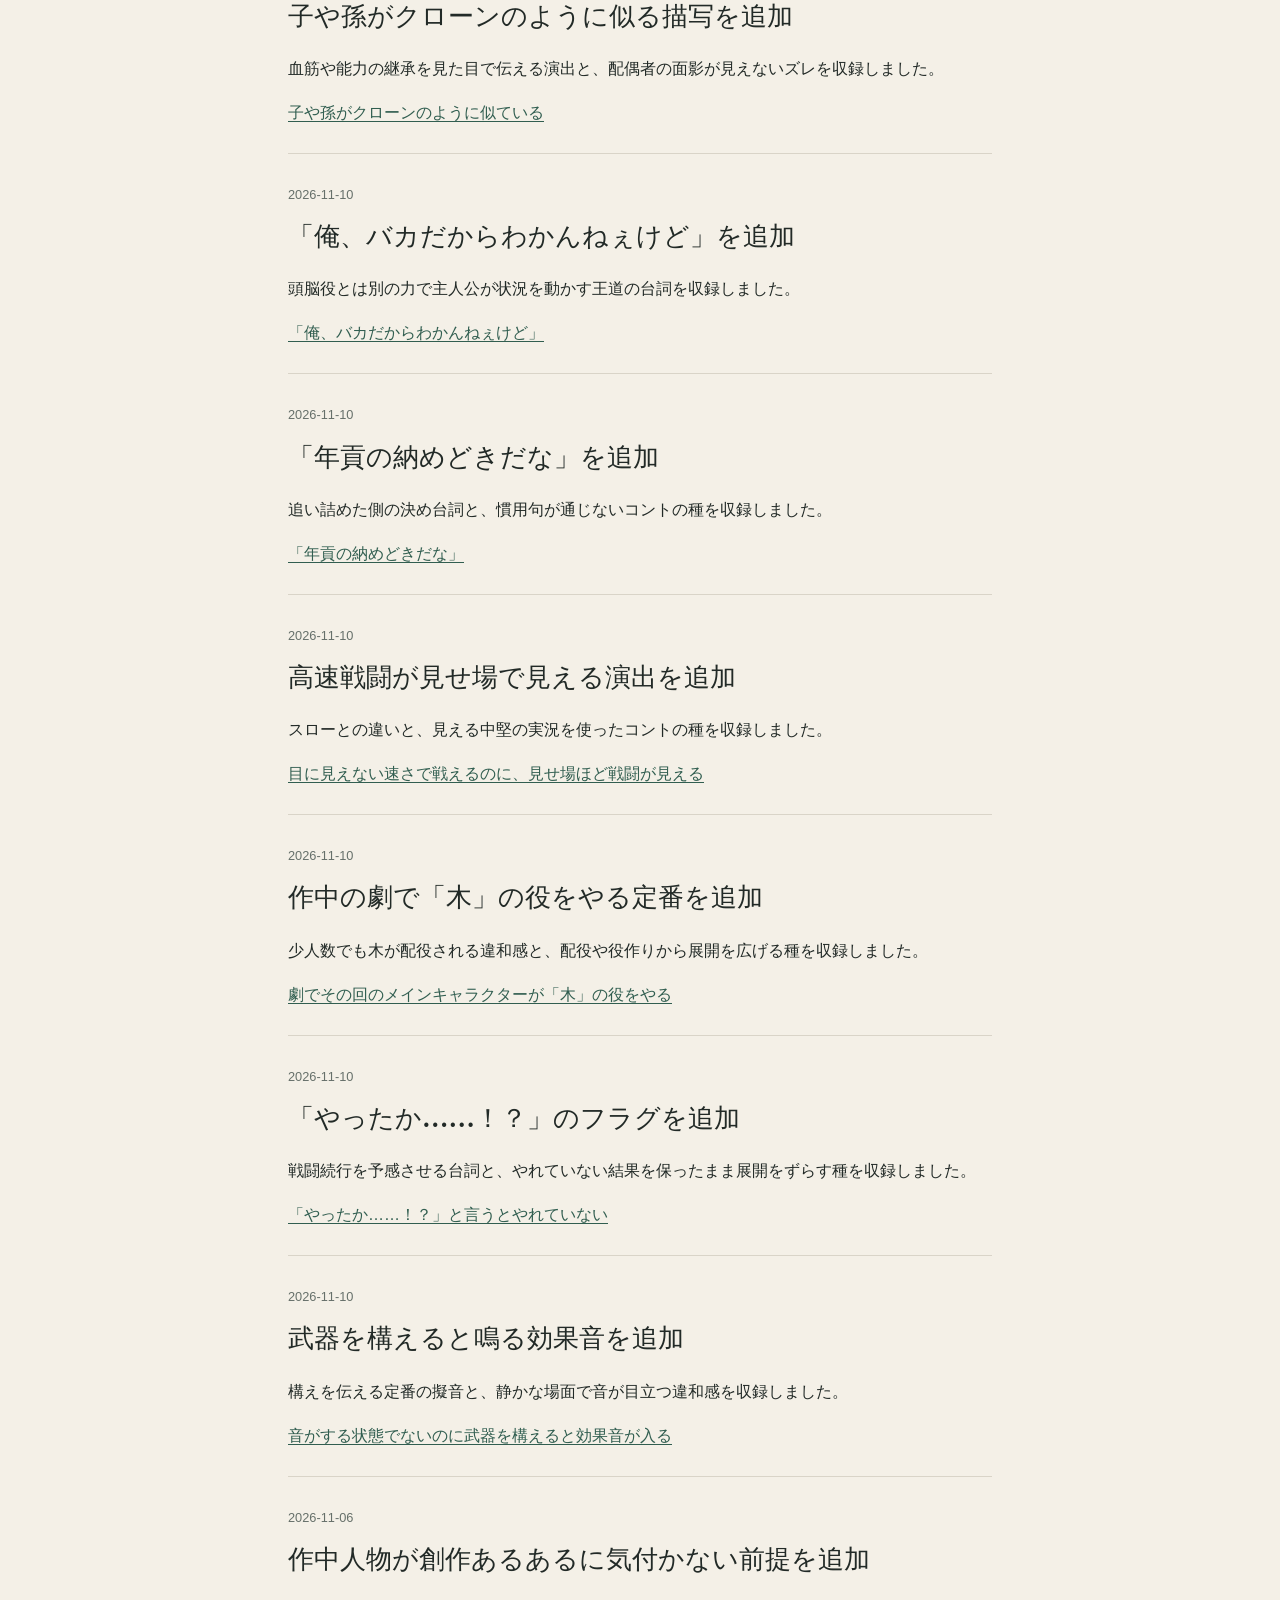
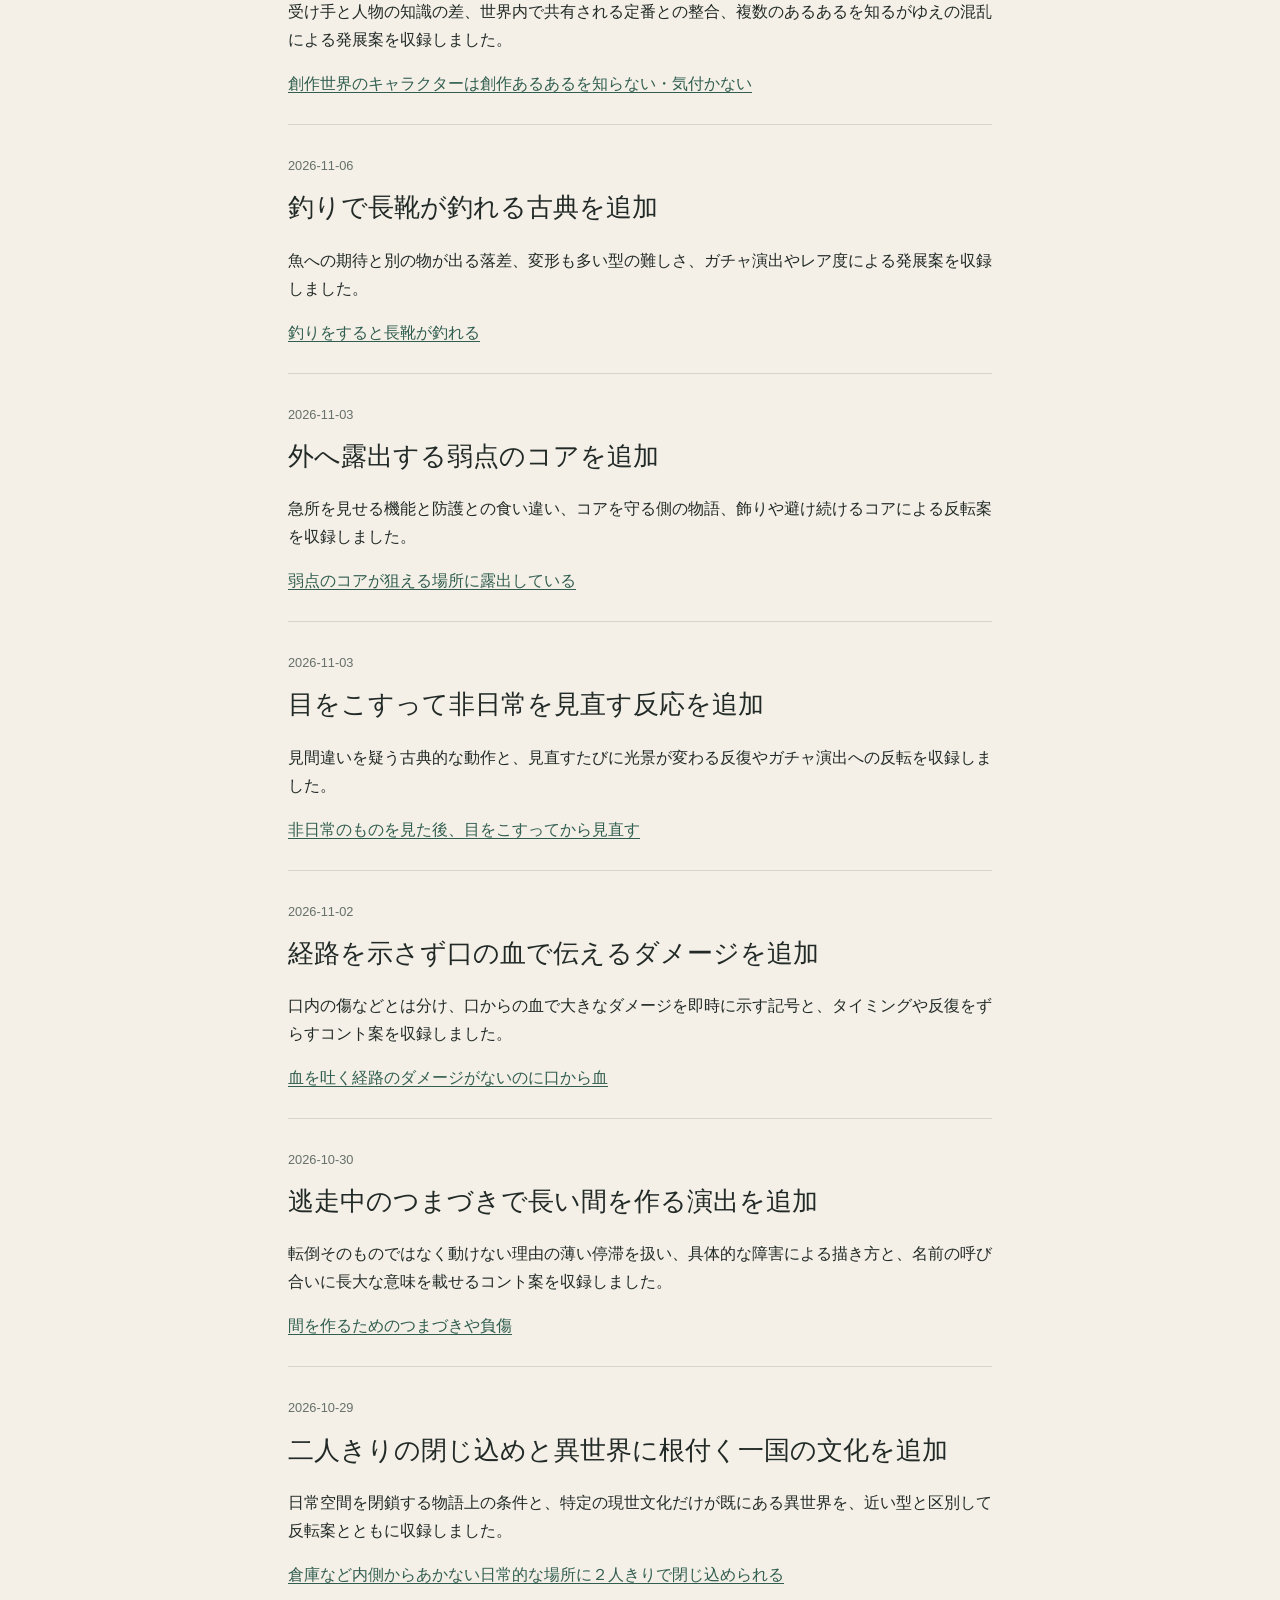
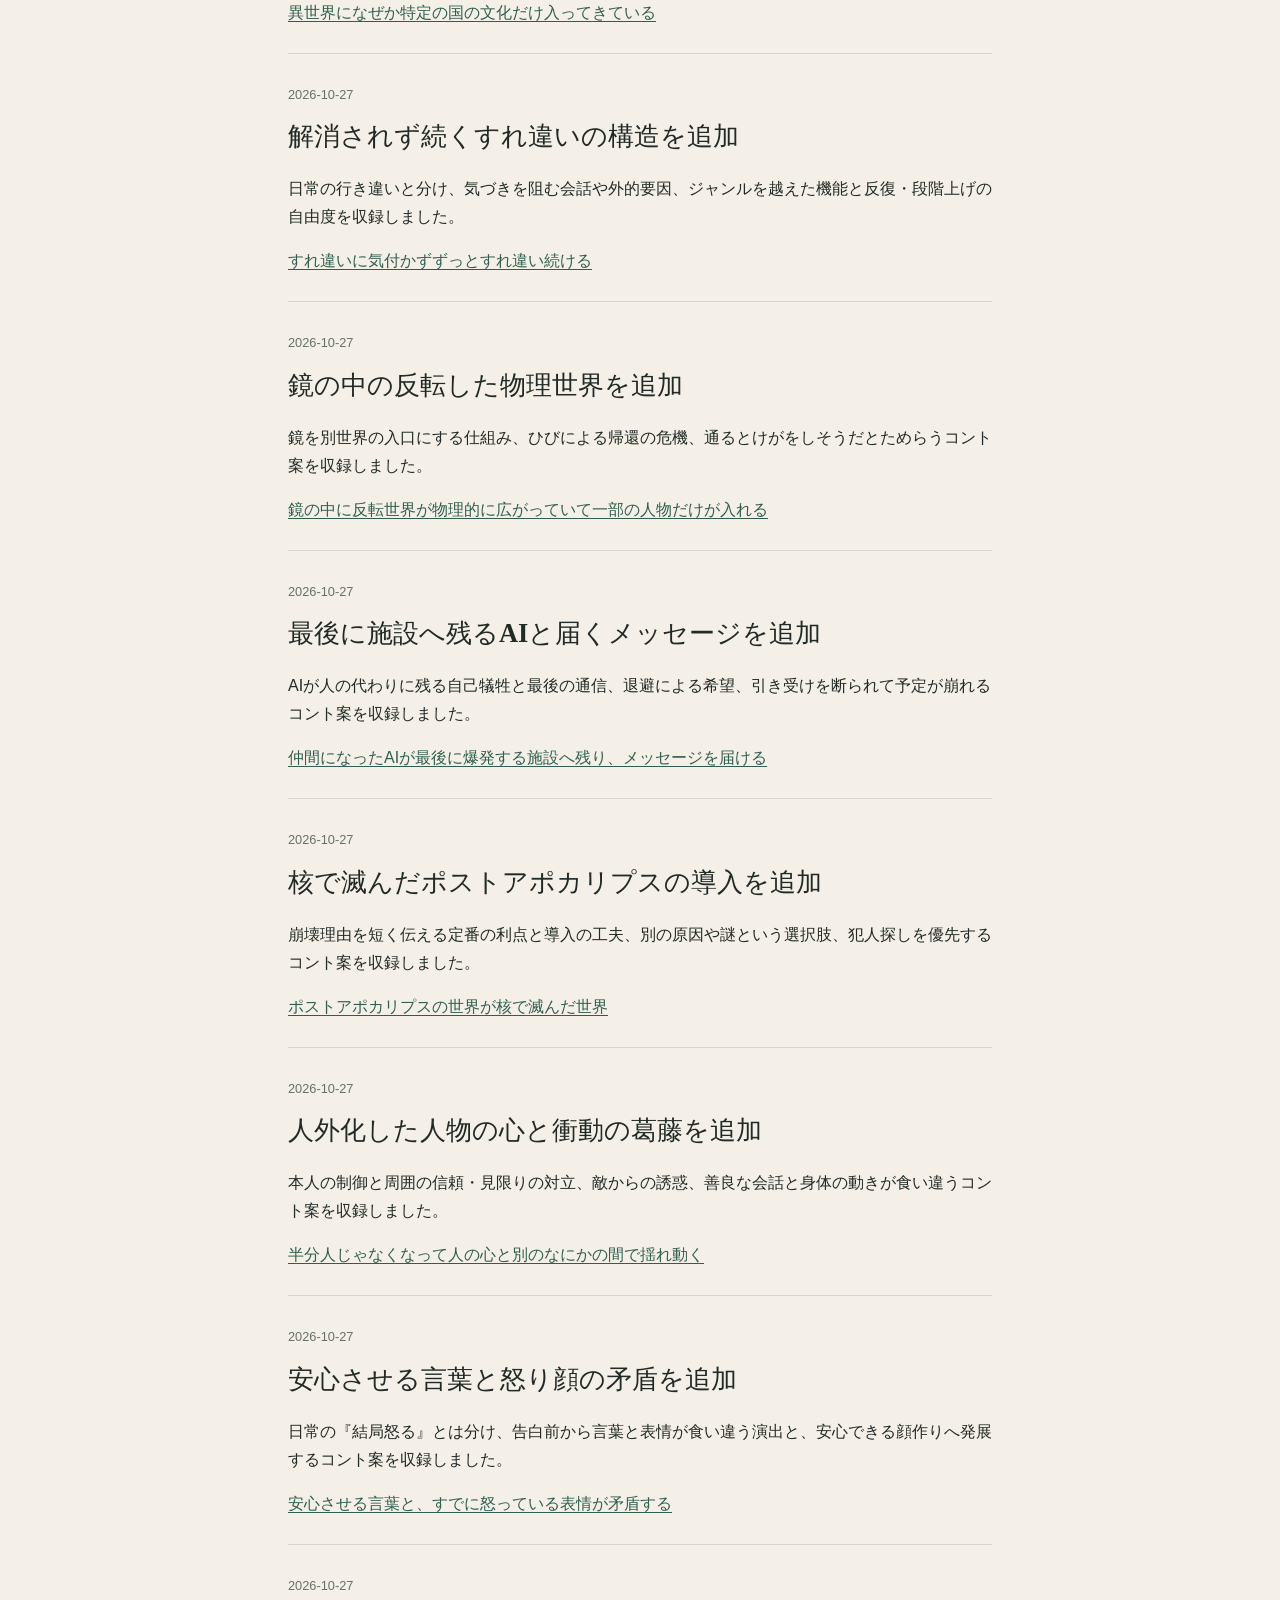
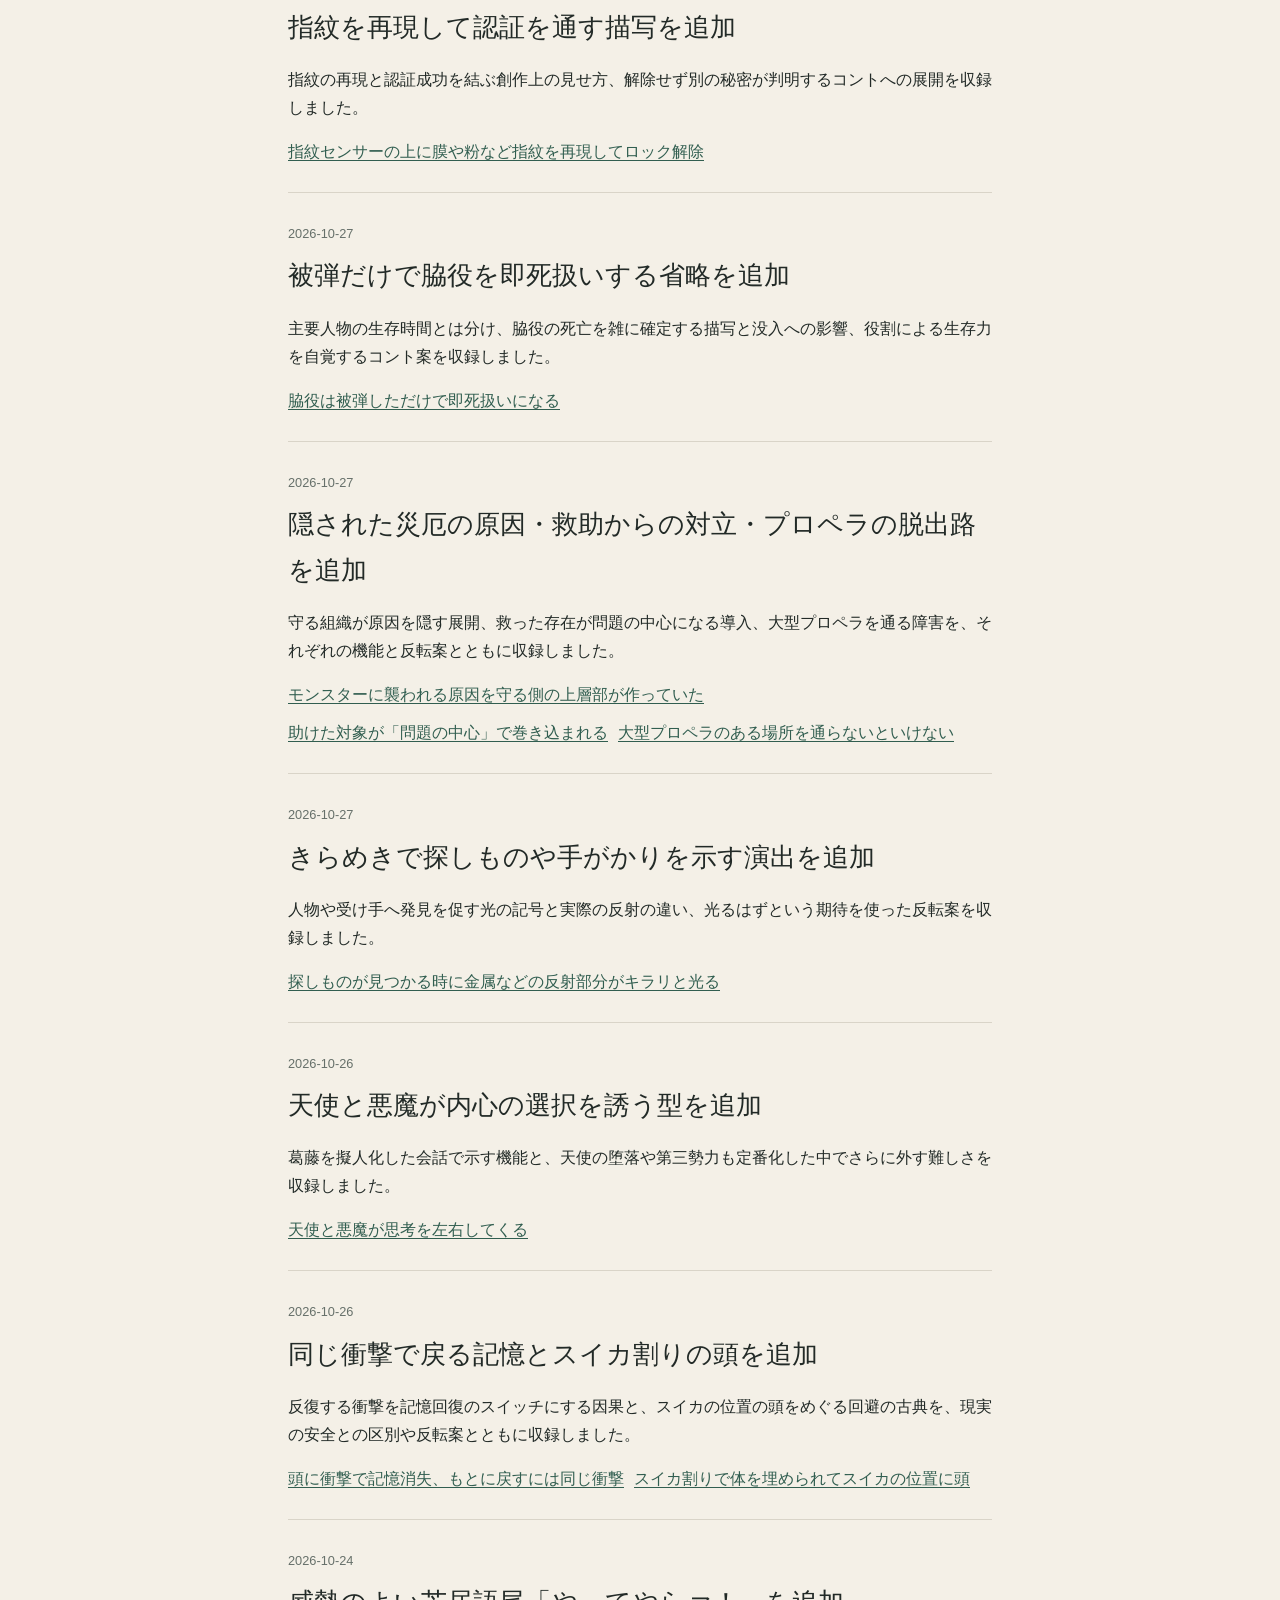
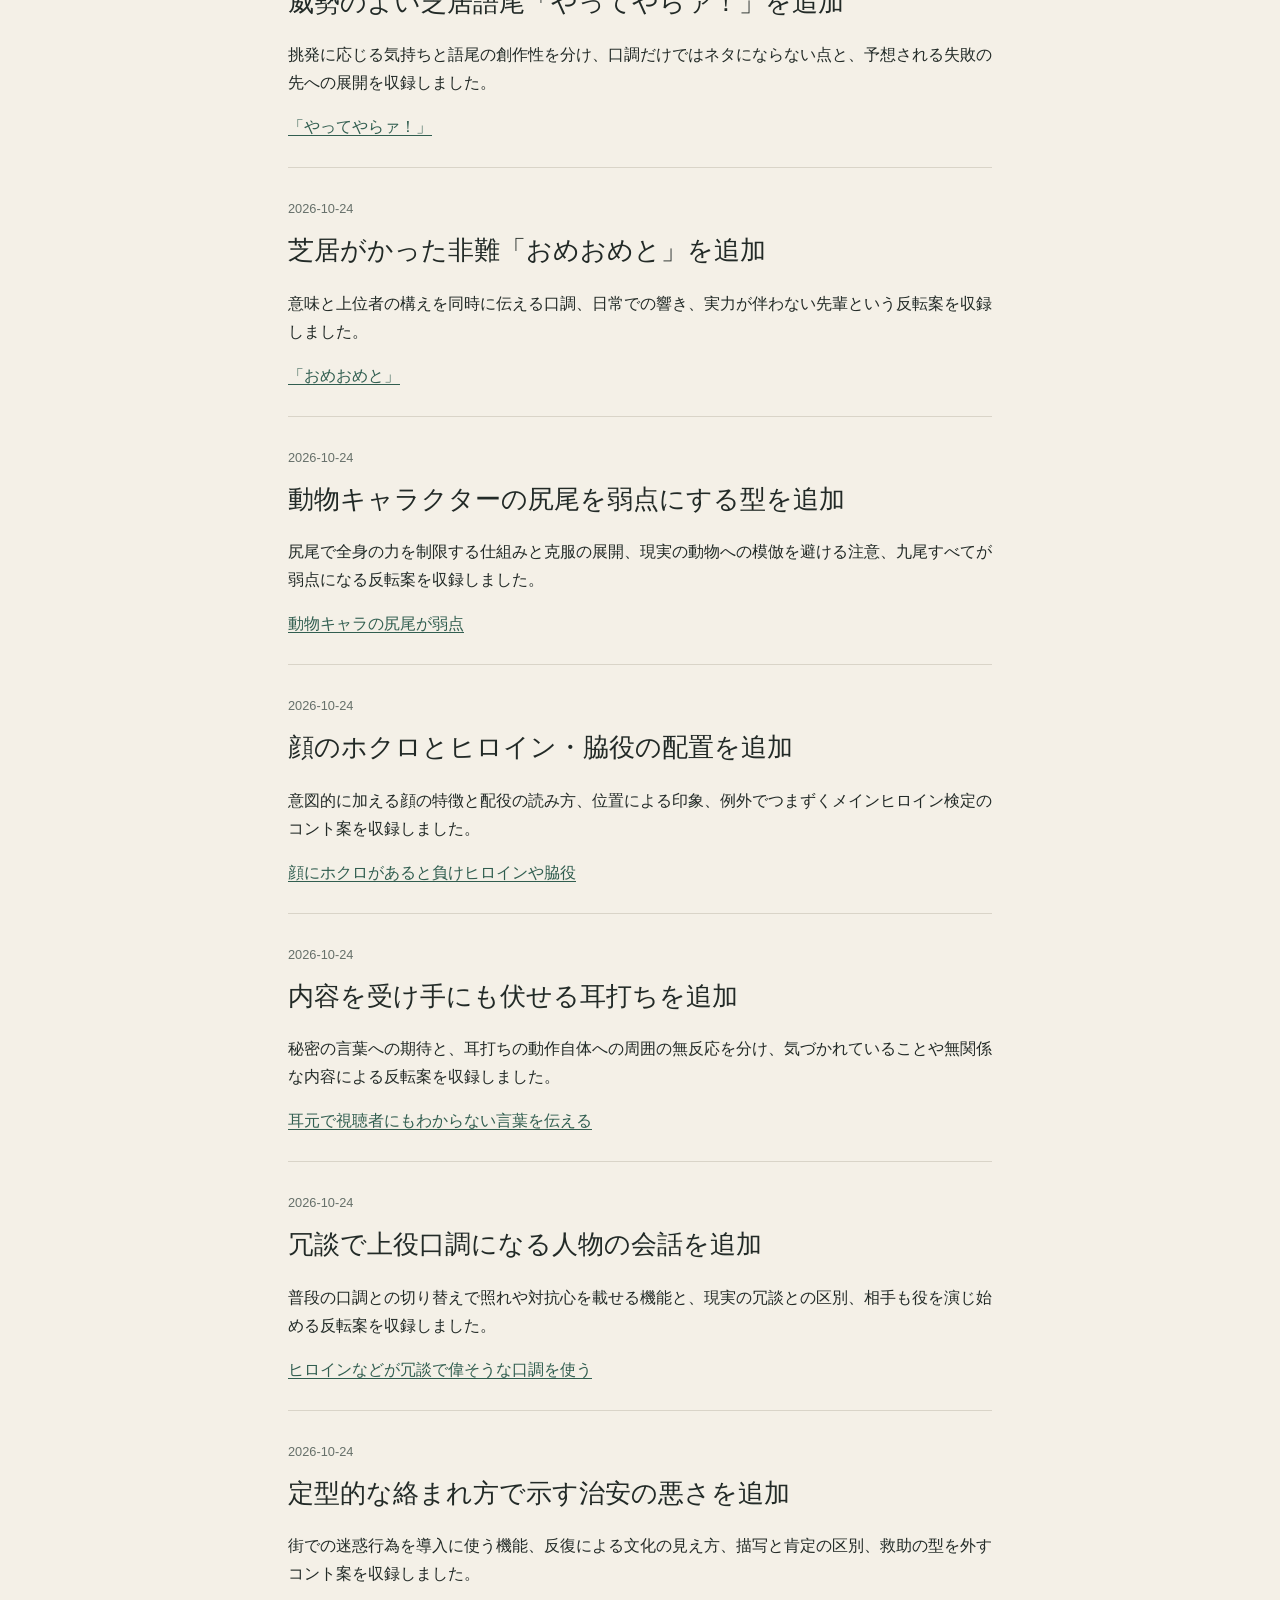
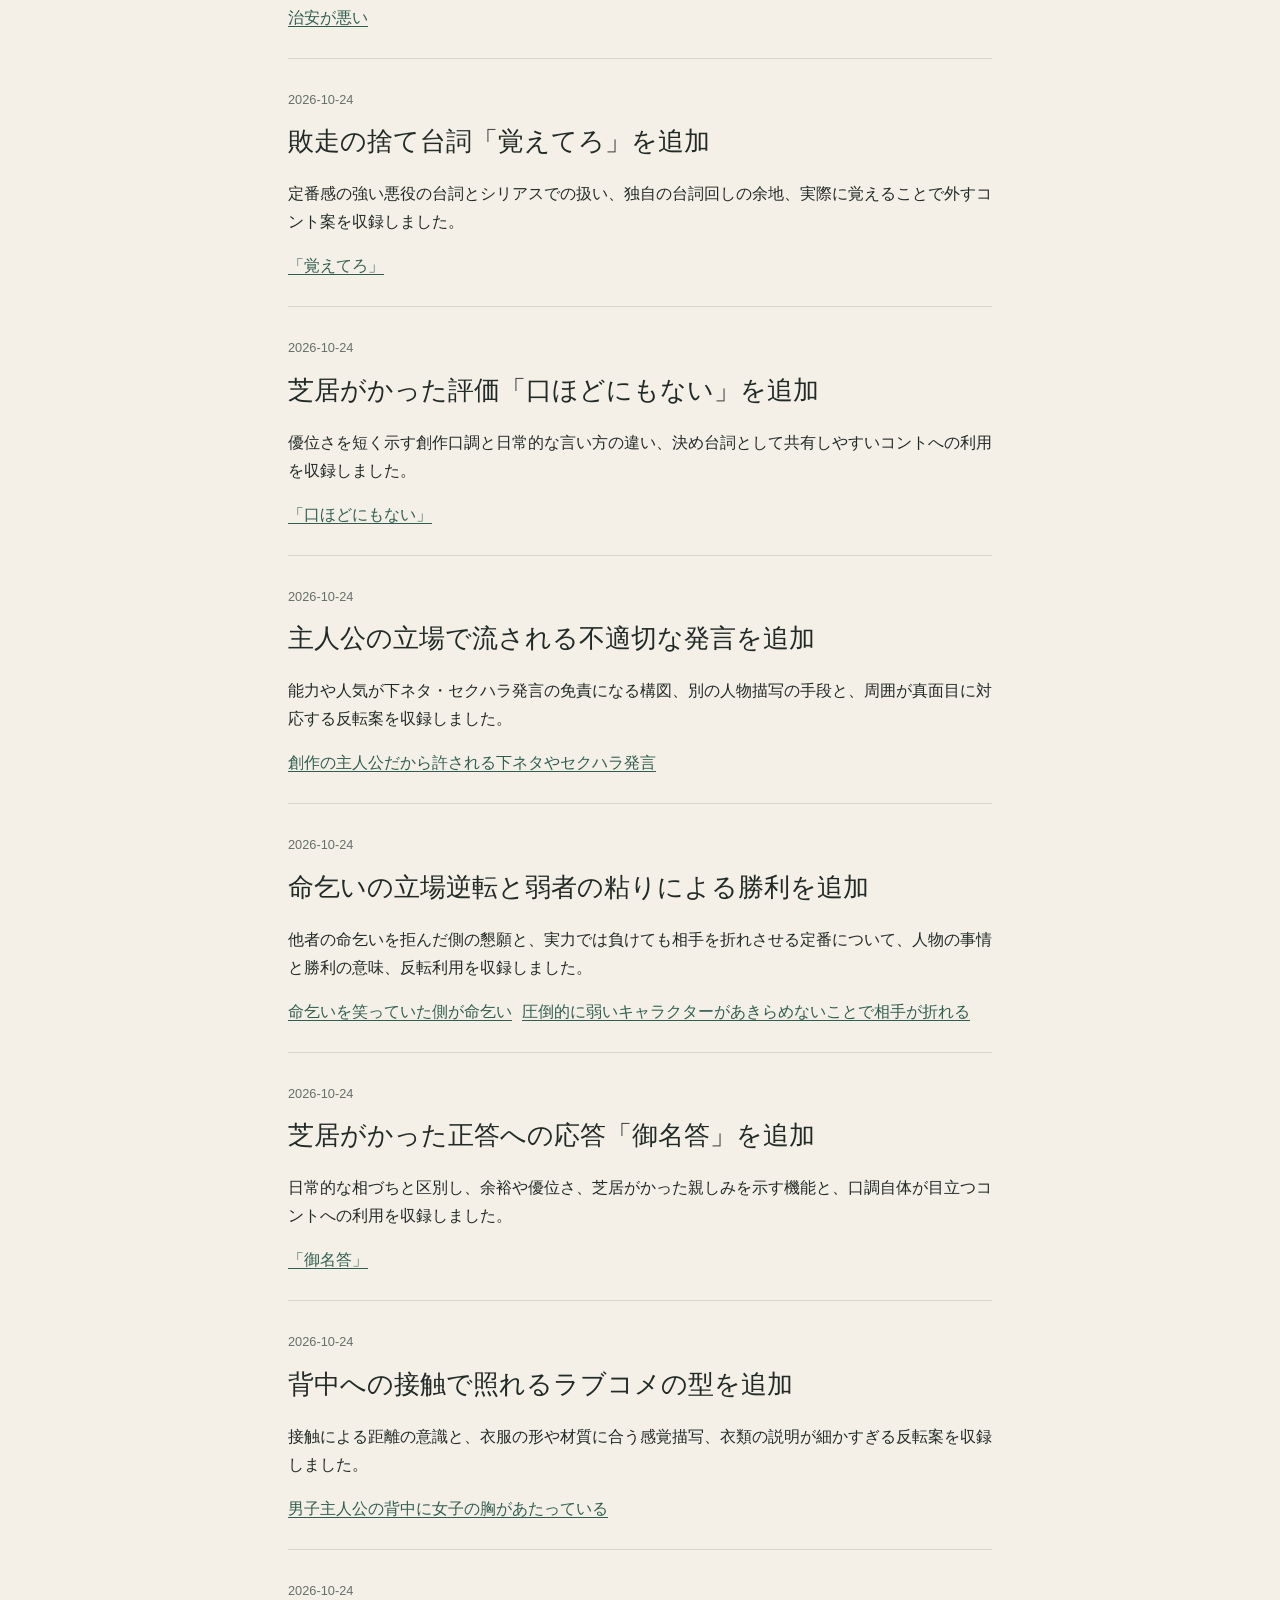
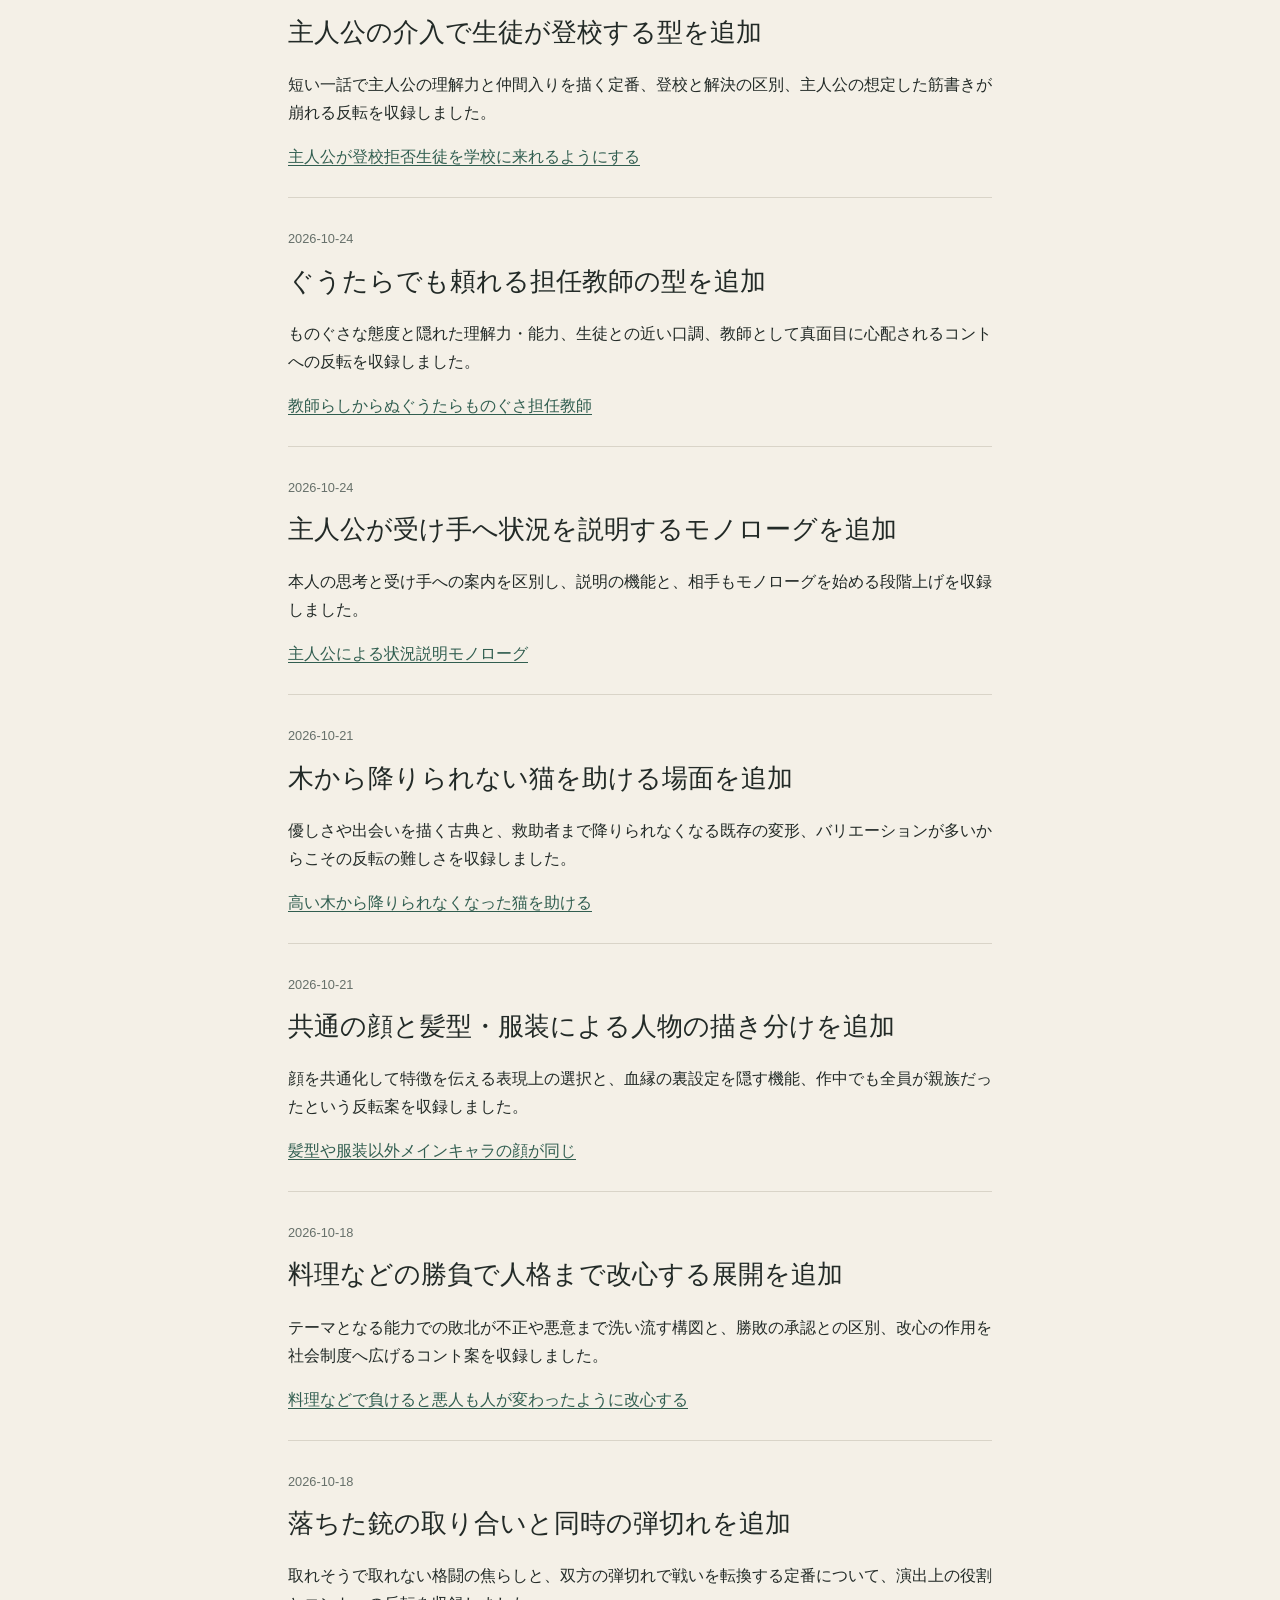
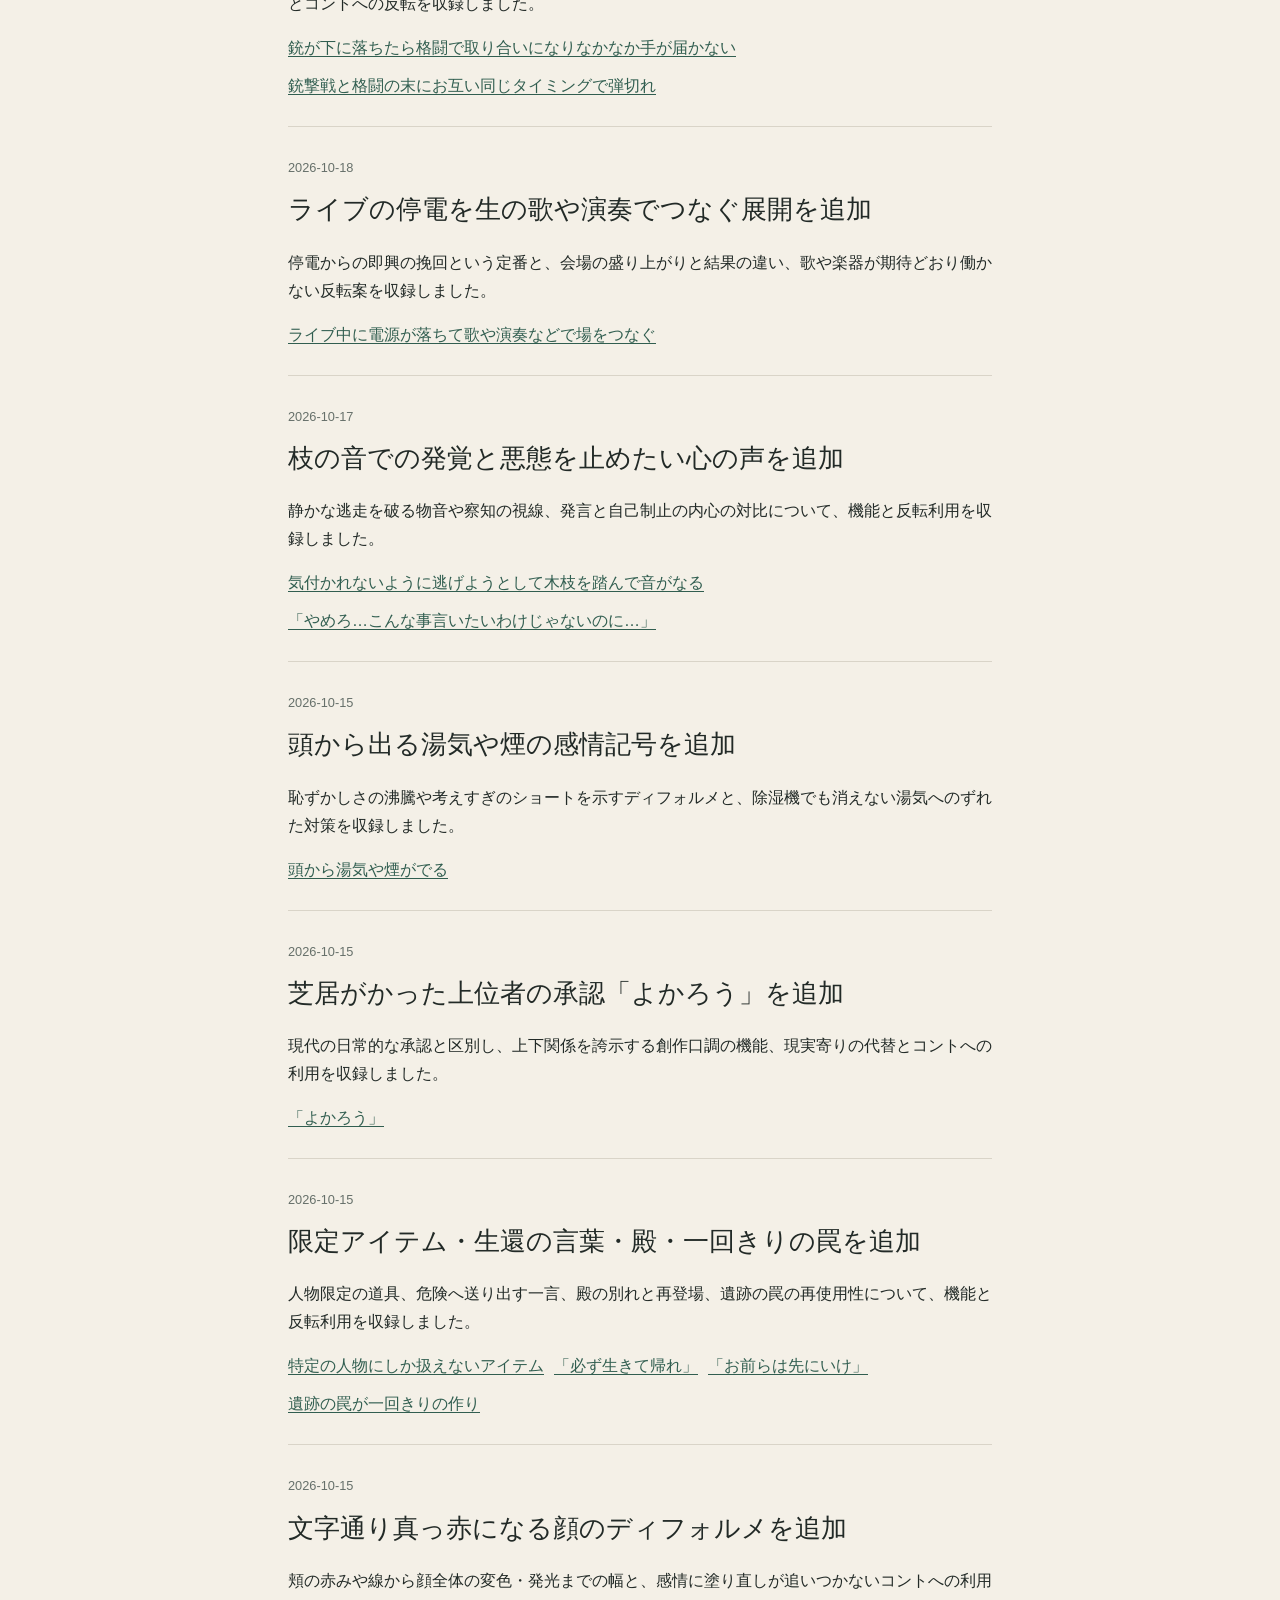
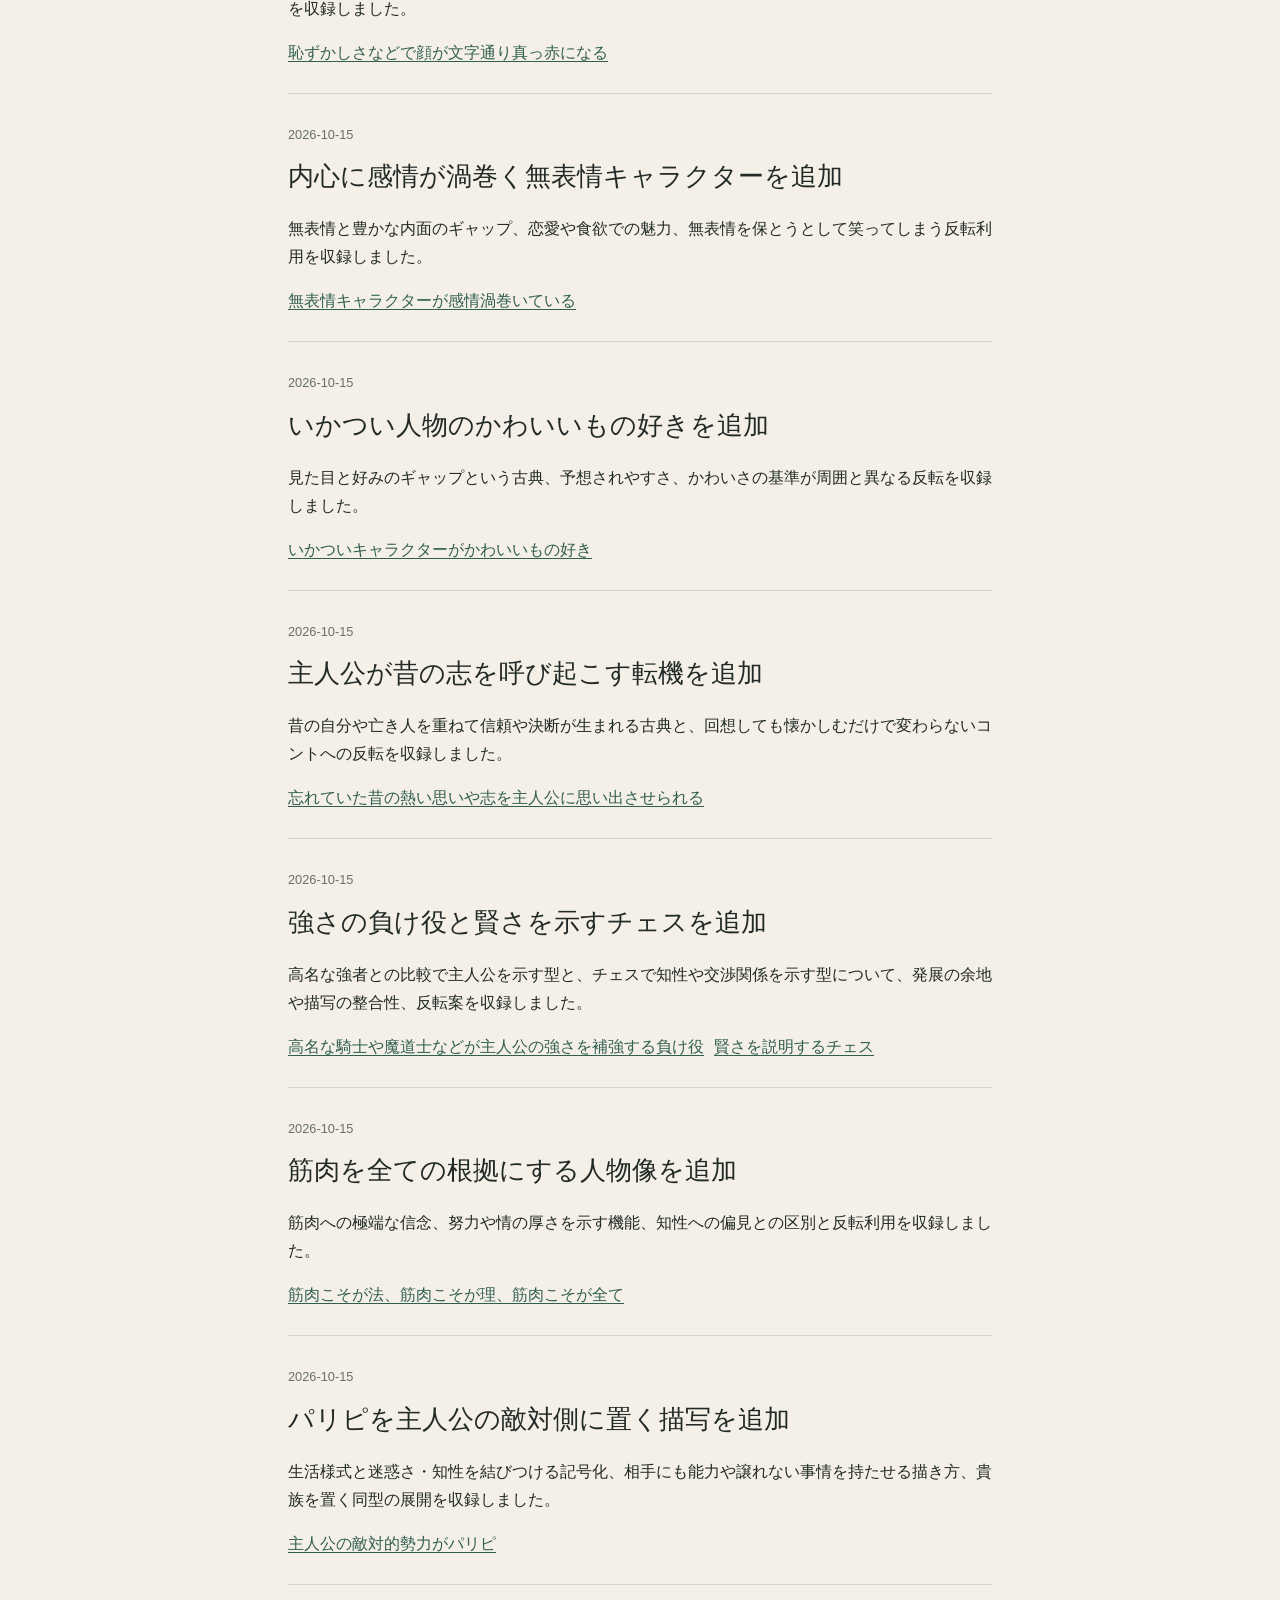
<file: docs/updates.html>
<!doctype html><html lang="ja"><head><meta charset="utf-8"><meta name="viewport" content="width=device-width,initial-scale=1"><meta name="description" content="創作文法辞典の更新履歴"><title>更新履歴 | 創作文法辞典</title><link rel="stylesheet" href="css/style.css"><script src="js/updates.js" defer></script></head><body><header class="site-header"><a class="brand" href="index.html">創作文法辞典</a><nav aria-label="メイン"><a href="index.html">辞典を探す</a><a href="about.html">この辞典について</a></nav></header><main class="prose"><p class="section-kicker">UPDATES</p><h1>宿場の帳面</h1><p class="lead">新しく加わった観察と、大きく書き直した項目の記録です。</p><div id="updatesList" class="updates-list"><p>読み込んでいます……</p></div></main><footer><p>創作文法辞典</p><nav><a href="index.html">辞典</a><a href="about.html">方針</a></nav></footer></body></html>
</file>
<file: docs/css/style.css>
:root{--paper:#f4f0e7;--surface:#fffdf7;--ink:#222a27;--muted:#66706a;--line:#d9d4c8;--accent:#315e50;--accent-soft:#dce9df;--warm:#a6633f;--shadow:0 16px 40px rgba(35,42,38,.08);font-family:"Yu Gothic UI","Hiragino Kaku Gothic ProN",Meiryo,sans-serif;color:var(--ink);background:var(--paper);font-synthesis:none}*{box-sizing:border-box}html{scroll-behavior:smooth}body{margin:0;line-height:1.75}a{color:var(--accent);text-underline-offset:.2em}button,input,select,textarea{font:inherit}button,a{touch-action:manipulation}button{cursor:pointer}.site-header{max-width:1200px;margin:auto;padding:22px 28px;display:flex;align-items:center;justify-content:space-between;gap:20px;border-bottom:1px solid var(--line)}.brand{font-family:serif;font-weight:700;font-size:1.18rem;color:var(--ink);text-decoration:none;letter-spacing:.08em}.site-header nav,.site-header nav a,footer nav{display:flex;gap:22px}.site-header nav a,footer a{color:var(--muted);font-size:.88rem;text-decoration:none}main{max-width:1120px;margin:auto;padding:70px 28px}.hero{max-width:820px;margin-bottom:90px}.eyebrow,.section-kicker{font-size:.72rem;font-weight:700;letter-spacing:.18em;color:var(--warm);margin:0 0 10px}.hero h1,.prose h1{font-family:serif;font-size:clamp(2.45rem,7vw,5.4rem);line-height:1.14;letter-spacing:.02em;margin:.1em 0 .4em}.hero>p:not(.eyebrow){max-width:680px;font-size:1.08rem}.hero .note{color:var(--muted);border-left:3px solid var(--accent);padding-left:18px}.search-panel{background:var(--surface);border:1px solid var(--line);border-radius:22px;padding:34px;box-shadow:var(--shadow);margin-bottom:90px}.search-panel h2,.section-heading h2,.waystation h2{font-family:serif;font-size:2rem;margin:0}.search-box{display:flex;align-items:center;border-bottom:2px solid var(--ink);margin:28px 0}.search-box input{width:100%;border:0;background:transparent;font-family:serif;font-size:clamp(1.4rem,4vw,2.2rem);padding:14px 0;outline:none}.search-box span{font-size:2rem}.category-grid{display:grid;grid-template-columns:repeat(5,1fr);gap:10px;margin:24px 0}.category-button{border:1px solid var(--line);border-radius:12px;background:transparent;padding:16px 10px;color:var(--ink);text-align:left}.category-button strong,.category-button small{display:block}.category-button small{color:var(--muted);margin-top:4px}.category-button[aria-pressed="true"]{background:var(--accent);color:white;border-color:var(--accent)}.category-button[aria-pressed="true"] small{color:#dce9df}.filter-row,.section-heading{display:flex;align-items:end;justify-content:space-between;gap:20px;margin:24px 0}.filter-row label{display:flex;gap:10px;align-items:center}.filter-row select{padding:7px 30px 7px 10px;background:white;border:1px solid var(--line);border-radius:8px}.text-button{border:0;background:transparent;color:var(--accent);text-decoration:underline}.filter-label{font-size:.85rem;color:var(--muted)}.tag-list{display:flex;flex-wrap:wrap;gap:7px}.tag-chip{border:1px solid var(--line);background:var(--surface);border-radius:999px;padding:5px 10px;font-size:.78rem;color:var(--muted)}button.tag-chip[aria-pressed="true"]{background:var(--accent-soft);border-color:var(--accent);color:var(--accent)}.entry-grid{display:grid;grid-template-columns:repeat(3,minmax(0,1fr));gap:18px}.entry-card{display:flex;flex-direction:column;background:var(--surface);border:1px solid var(--line);border-radius:16px;padding:22px;min-height:290px}.entry-card .meta{display:flex;align-items:center;justify-content:space-between;gap:8px}.category-label{font-size:.72rem;letter-spacing:.08em;color:var(--warm);font-weight:700}.entry-card h3{font-family:serif;font-size:1.35rem;line-height:1.45;margin:14px 0 8px}.entry-card h3 a{color:var(--ink);text-decoration:none}.entry-card h3 a:hover{text-decoration:underline}.entry-card .summary{font-size:.9rem;color:var(--muted);margin:0 0 16px}.entry-card .card-bottom{margin-top:auto}.badges{display:flex;flex-wrap:wrap;gap:7px;margin-top:15px}.badge{font-size:.72rem;padding:4px 7px;background:#eee9de;border-radius:5px;color:#4b514e}.result-count{color:var(--muted)}.empty{padding:50px;text-align:center;border:1px dashed var(--line);border-radius:16px}.waystation{margin:100px 0 20px;padding:34px;background:var(--accent);color:white;border-radius:22px;display:grid;grid-template-columns:1fr 1.2fr auto;gap:28px;align-items:center}.waystation .section-kicker{color:#e9cbb9}.waystation h3{font-family:serif;margin:0}.waystation a{color:white}.primary-button{border:1px solid currentColor;border-radius:999px;background:transparent;color:inherit;padding:10px 17px;text-decoration:none;white-space:nowrap}.primary-button.inline{display:inline-block;background:var(--accent);color:white;border-color:var(--accent)}footer{max-width:1200px;margin:auto;padding:35px 28px 60px;border-top:1px solid var(--line);display:flex;justify-content:space-between;color:var(--muted);font-size:.85rem}.detail-main{max-width:920px}.back-link{display:inline-block;margin-bottom:25px}.detail-card{background:var(--surface);border:1px solid var(--line);border-radius:20px;padding:clamp(25px,6vw,60px);box-shadow:var(--shadow);margin-bottom:65px}.detail-card h1{font-family:serif;font-size:clamp(2rem,6vw,4rem);line-height:1.2;margin:.2em 0}.detail-summary{font-size:1.12rem;color:var(--muted);border-bottom:1px solid var(--line);padding-bottom:28px}.detail-section{margin-top:34px}.detail-section h2{font-size:.77rem;color:var(--warm);letter-spacing:.12em}.detail-section ol,.detail-section ul{padding-left:1.4em}.detail-callout{background:var(--accent-soft);padding:20px;border-radius:12px}.prose{max-width:760px}.prose .lead{font-size:1.2rem}.prose h2{font-family:serif;font-size:1.65rem;margin-top:2.3em}.prose blockquote{margin:36px 0;padding:20px 24px;border-left:4px solid var(--accent);background:var(--surface);font-family:serif;font-size:1.2rem}.updates-list article{border-top:1px solid var(--line);padding:26px 0}.updates-list time{font-size:.8rem;color:var(--muted)}.updates-list h2{margin:.2em 0}.update-links{display:flex;flex-wrap:wrap;gap:10px}.error-page{padding-top:18vh}.noscript{padding:20px;background:#fee}.sr-only{position:absolute!important;width:1px!important;height:1px!important;padding:0!important;margin:-1px!important;overflow:hidden!important;clip:rect(0,0,0,0)!important;white-space:nowrap!important;border:0!important}@media(max-width:850px){.category-grid{grid-template-columns:repeat(2,1fr)}.entry-grid{grid-template-columns:repeat(2,minmax(0,1fr))}.waystation{grid-template-columns:1fr}.waystation .primary-button{justify-self:start}}@media(max-width:560px){.site-header{align-items:flex-start;padding:18px}.site-header nav{gap:10px;flex-direction:column;text-align:right}.site-header nav a{font-size:.78rem}main{padding:48px 18px}.hero{margin-bottom:55px}.search-panel{padding:22px 16px;margin-bottom:55px}.category-grid{grid-template-columns:1fr 1fr}.entry-grid{grid-template-columns:1fr}.filter-row,.section-heading{align-items:flex-start}.filter-row{flex-direction:column}.section-heading{margin-bottom:16px}.detail-card{border-radius:14px}.waystation{margin-top:60px;padding:25px 20px}footer{padding:28px 18px;flex-direction:column}footer nav{flex-wrap:wrap}}
.hero .hero-title { font-size: clamp(2rem, 5vw, 4rem); }
.hero-title-line { display: block; }
.hero-title-phrase { display: inline-block; white-space: nowrap; }
.search-panel { margin-bottom: 32px; padding: 24px; box-shadow: none; }
.search-panel h2 { font-size: 1.5rem; }
.search-box { margin: 12px 0; }
.search-box input { font-size: 1.3rem; padding: 8px 0; }
.search-panel .filter-row { margin: 16px 0; }
.filter-tools { display: flex; flex-wrap: wrap; gap: 12px; align-items: flex-start; }
.filter-disclosure { flex: 1 1 250px; min-width: 0; border: 1px solid var(--line); border-radius: 10px; background: var(--paper); }
.filter-disclosure summary { padding: 10px 14px; cursor: pointer; color: var(--accent); font-weight: 600; font-size: .9rem; }
.filter-disclosure summary:focus-visible { outline: 2px solid var(--accent); outline-offset: 3px; }
.filter-disclosure .category-grid { margin: 0; padding: 12px; grid-template-columns: repeat(2,minmax(0,1fr)); }
.tag-filter-body { padding: 0 14px 14px; }
.tag-filter-body .tag-list { max-height: 280px; overflow-y: auto; padding: 4px; }
.active-filters { display: flex; flex-wrap: wrap; gap: 7px; margin-top: 14px; }
.active-filters[hidden] { display: none; }
.hero { margin-bottom: 40px; }
.waystation { margin: 0 0 36px; }
@media(max-width:560px) { .waystation { margin: 0 0 28px; } }
.waystation { grid-template-columns: minmax(0,1fr) auto; align-items: start; }
.waystation > div:first-child { grid-column: 1; grid-row: 1; }
.waystation > .primary-button { grid-column: 2; grid-row: 1; align-self: start; min-height: 48px; }
#randomEntry { grid-column: 1 / -1; grid-row: 2; min-width: 0; overflow-anchor: none; }
#randomEntry > p:last-child { margin-bottom: 0; }
.random-detail-link { display: inline-flex; align-items: center; min-height: 44px; margin-top: 10px; font-weight: 700; text-underline-offset: .25em; }
.random-detail-link:hover { text-decoration-thickness: 2px; }
.random-detail-link:focus-visible { outline: 2px solid currentColor; outline-offset: 4px; border-radius: 3px; }
@media(max-width:560px) {
  .waystation { grid-template-columns: minmax(0,1fr); gap: 18px; }
  .waystation > .primary-button { grid-column: 1; grid-row: 2; justify-self: start; }
  #randomEntry { grid-column: 1; grid-row: 3; }
}
</file>
<file: docs/css/local-admin.css>
.site-header nav .admin-nav-link {
  color: var(--warm);
  font-weight: 700;
}

.admin-edit-link {
  display: inline-flex;
  align-items: center;
  align-self: flex-start;
  border: 1px solid var(--warm);
  border-radius: 999px;
  padding: 4px 12px;
  color: var(--warm);
  font-size: .82rem;
  font-weight: 700;
  text-decoration: none;
}

.admin-edit-link:hover,
.admin-edit-link:focus-visible {
  background: #f6e9df;
}

.entry-card > .admin-edit-link {
  margin-top: 18px;
}

.detail-card > .admin-edit-link {
  margin: 8px 0 18px;
}
</file>
